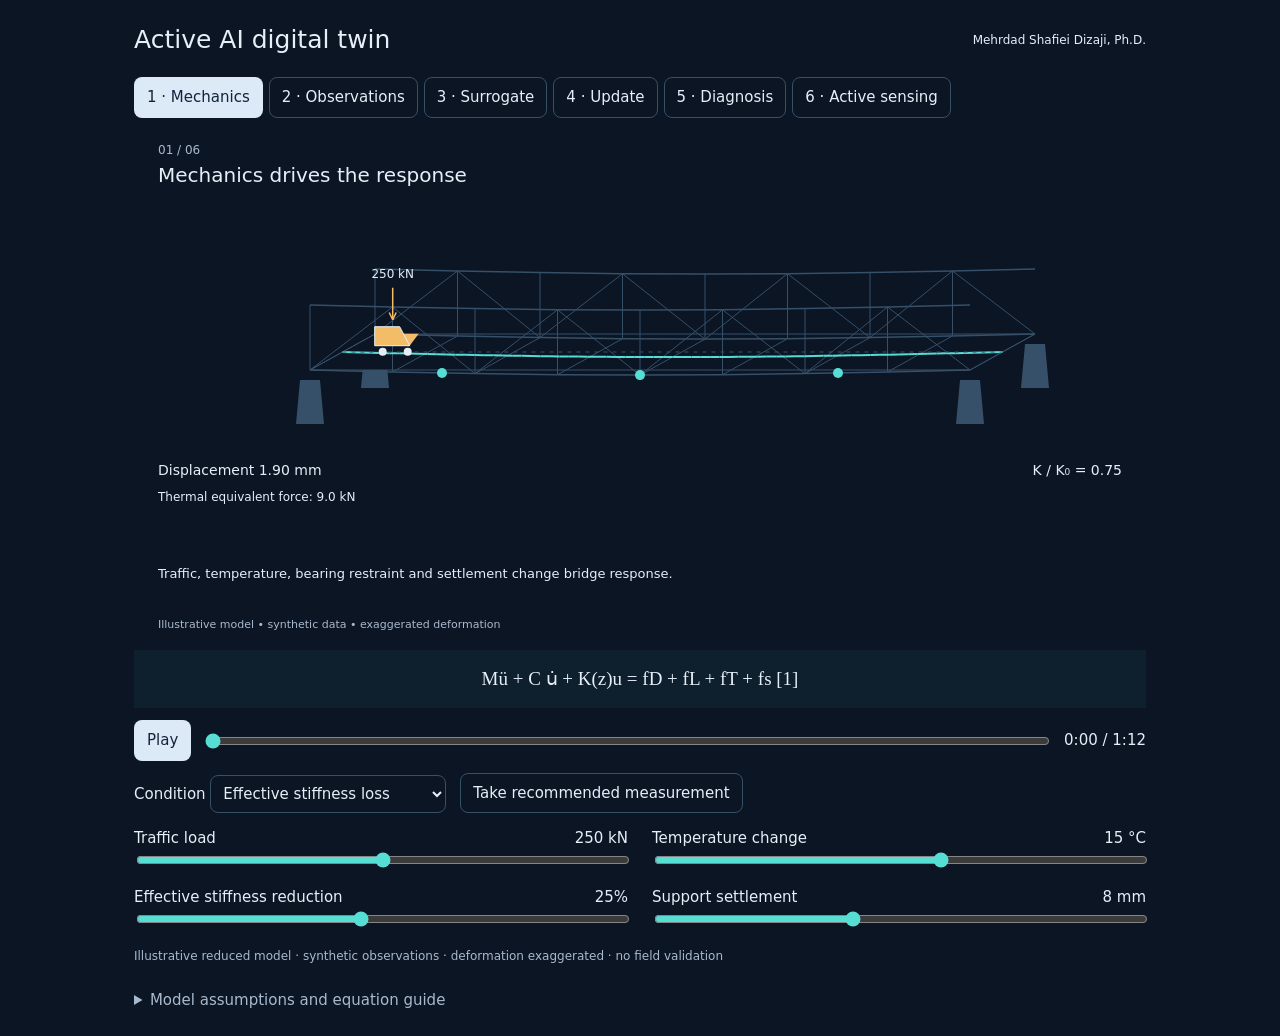
<file: active-digital-twin-interactive.html>
<!doctype html><html lang="en"><head><meta charset="utf-8"><meta name="viewport" content="width=device-width,initial-scale=1"><title>Active AI Digital Twin | Mehrdad Shafiei Dizaji</title>
<style>
:root{color-scheme:dark;--background:#0b1524;--foreground:#e6eef8;--muted-foreground:#a9b9cd;--border:#36506a;--viz-series-1:#56ded5;--viz-series-2:#f3bd68;--viz-series-3:#b7a2ff;--viz-series-4:#ff8391;--primary:#dce9f7;--primary-foreground:#12243b;--card:#132238}
*{box-sizing:border-box}body{margin:0;background:var(--background);color:var(--foreground);font:15px/1.5 system-ui,sans-serif}main{max-width:1060px;padding:24px;margin:auto}h2{font-size:25px;line-height:1.25;font-weight:500;margin:0}.btn{font:inherit;padding:8px 12px;border:1px solid var(--border);border-radius:8px;background:transparent;color:inherit;cursor:pointer}.btn-primary,.btn[aria-pressed=true]{background:var(--primary);color:var(--primary-foreground);border-color:transparent}.btn:focus-visible,input:focus-visible,select:focus-visible{outline:2px solid var(--viz-series-1);outline-offset:3px}.form-range{width:100%;accent-color:var(--viz-series-1)}.form-select{font:inherit;background:var(--background);color:inherit;border:1px solid var(--border);border-radius:8px;padding:8px}.form-label{display:block}.text-small{font-size:12px}.viz-controls{display:flex;flex-wrap:wrap;align-items:end;gap:14px}.adt-fields output{float:right}.adt-foot{color:var(--muted-foreground)}.adt-eq{font-size:19px;background:color-mix(in srgb,var(--viz-series-1) 5%,transparent);padding:15px}.adt-head{padding-bottom:10px}details{margin-top:24px;color:var(--muted-foreground)}summary{cursor:pointer}details p{max-width:850px}a{color:var(--viz-series-1)}.video-mode main{width:960px;max-width:none;padding:28px}.video-mode .adt-chapters,.video-mode .adt-timeline,.video-mode .viz-controls,.video-mode .adt-fields,.video-mode .adt-foot,.video-mode details{display:none}.video-mode #adt-explainer canvas{height:560px}.video-mode .adt-eq{margin-bottom:0}.video-mode .adt-head{padding-bottom:20px}
@media(max-width:480px){main{padding:16px}h2{font-size:21px}.adt-eq{font-size:16px}}
</style></head><body><main><div id="adt-explainer">
  <style>
    #adt-explainer{color:var(--foreground);font-family:inherit}
    #adt-explainer canvas{display:block;width:100%;height:510px}
    #adt-explainer .adt-head{display:flex;justify-content:space-between;align-items:center;gap:12px;flex-wrap:wrap}
    #adt-explainer .adt-fields{display:grid;grid-template-columns:repeat(2,minmax(0,1fr));gap:12px 24px;margin:14px 0}
    #adt-explainer .adt-chapters{display:flex;gap:6px;flex-wrap:wrap;margin:12px 0}
    #adt-explainer .adt-timeline{display:flex;align-items:center;gap:12px;margin:12px 0}
    #adt-explainer .adt-timeline input{flex:1;min-width:80px}
    #adt-explainer .adt-foot{margin:12px 0}
    #adt-explainer .adt-eq{min-height:46px;display:flex;align-items:center;justify-content:center;flex-wrap:wrap;gap:8px;text-align:center;margin:10px 0;font-family:Georgia,serif}
    #adt-explainer output{font-variant-numeric:tabular-nums}
    @media(max-width:480px){#adt-explainer .adt-fields{grid-template-columns:1fr}#adt-explainer canvas{height:460px}}
  </style>
  <div class="adt-head"><h2>Active AI digital twin</h2><span class="text-small">Mehrdad Shafiei Dizaji, Ph.D.</span></div>
  <div class="adt-chapters" aria-label="Video chapters">
    <button class="btn" type="button" data-chapter="0">1 · Mechanics</button>
    <button class="btn" type="button" data-chapter="1">2 · Observations</button>
    <button class="btn" type="button" data-chapter="2">3 · Surrogate</button>
    <button class="btn" type="button" data-chapter="3">4 · Update</button>
    <button class="btn" type="button" data-chapter="4">5 · Diagnosis</button>
    <button class="btn" type="button" data-chapter="5">6 · Active sensing</button>
  </div>
  <canvas role="img" aria-label="Animated bridge, satellite line of sight, predicted deformation, and measurement selection. Deformation is exaggerated."></canvas>
  <div class="adt-eq" aria-live="polite"></div>
  <div class="adt-timeline"><button type="button" class="btn btn-primary" data-play>Play</button><input class="form-range" aria-label="Video time" type="range" min="0" max="72" step="0.1" value="0" data-time><output data-clock>0:00 / 1:12</output></div>
  <div class="viz-controls"><label class="form-label">Condition <select class="form-select" data-condition><option value="normal">Normal operation</option><option value="bearing">Changed bearing restraint</option><option value="settlement">Support settlement</option><option value="stiffness" selected>Effective stiffness loss</option></select></label><button class="btn" type="button" data-sense>Take recommended measurement</button></div>
  <div class="adt-fields">
    <label class="form-label">Traffic load <output data-value="load">250 kN</output><input class="form-range" data-param="load" type="range" min="50" max="450" value="250" step="10"></label>
    <label class="form-label">Temperature change <output data-value="temp">15 °C</output><input class="form-range" data-param="temp" type="range" min="-20" max="40" value="15"></label>
    <label class="form-label">Effective stiffness reduction <output data-value="damage">25%</output><input class="form-range" data-param="damage" type="range" min="0" max="55" value="25"></label>
    <label class="form-label">Support settlement <output data-value="settle">8 mm</output><input class="form-range" data-param="settle" type="range" min="0" max="20" value="8"></label>
  </div>
  <div class="adt-foot text-small" data-result aria-live="polite">Illustrative reduced model · synthetic observations · deformation exaggerated · no field validation</div>
  <script>
  (()=>{
    const root=document.getElementById('adt-explainer'), canvas=root.querySelector('canvas'),ctx=canvas.getContext('2d');
    const $=s=>root.querySelector(s), all=s=>[...root.querySelectorAll(s)];
    const titles=['Mechanics drives the response','Observe what each sensor measures','Fast predictions, checked by physics','Measurements correct the forecast','Investigate unexplained departures','Choose the next useful measurement'];
    const eqs=[
      'Mü + C u̇ + K(z)u = fD + fL + fT + fs   [1]',
      'ySAR = ℓᵀ[u(tk) − u(t0)] + a + v   [6]',
      'q = Sψ(η,z),   u = Vq;   L = λd Ldata + λp Lphysics   [7–10]',
      'G = Pxy(Pyy + R)⁻¹;   xa = xf + G(y − yf)   [12–13, mean form]',
      'r = y − yf;   J = rᵀS⁻¹r;   p(H|y) ∝ p(y|H)p(H)   [14–15]',
      'a* = arg maxa IG(a) / ca   [16–17]'
    ];
    const captions=[
      'Traffic, temperature, bearing restraint and settlement change bridge response.',
      'Field sensors observe local response. Satellite motion is a projection, not a 3D vector.',
      'A reduced predictor accelerates response estimates; equilibrium checks its error.',
      'Forecast and measurement uncertainty determine how strongly the twin updates.',
      'Screen the forecast residual before updating. An anomaly alone is not proof of damage.',
      'Compare expected information per cost, then request an engineer-reviewed measurement.'
    ];
    let time=0,playing=false,last=0,stage=-1,sensed=false,measuredAction=0,measuredValue=0,condition='stiffness',W=900,H=510;
    const params={load:250,temp:15,damage:25,settle:8};
    let theme={};
    function colors(){const c=getComputedStyle(root);const g=n=>c.getPropertyValue(n).trim();theme={fg:g('--foreground'),muted:g('--muted-foreground'),bg:g('--background'),border:g('--border'),one:g('--viz-series-1'),two:g('--viz-series-2'),three:g('--viz-series-3'),four:g('--viz-series-4')};}
    function line(a,b,col,width=1,dash=[]){ctx.beginPath();ctx.strokeStyle=col;ctx.lineWidth=width;ctx.setLineDash(dash);ctx.moveTo(...a);ctx.lineTo(...b);ctx.stroke();ctx.setLineDash([]);}
    function poly(pts,col,stroke){ctx.beginPath();pts.forEach((p,i)=>i?ctx.lineTo(...p):ctx.moveTo(...p));ctx.closePath();ctx.fillStyle=col;ctx.fill();if(stroke){ctx.strokeStyle=stroke;ctx.lineWidth=1;ctx.stroke()}}
    function dot(x,y,r,c){ctx.beginPath();ctx.fillStyle=c;ctx.arc(x,y,r,0,Math.PI*2);ctx.fill()}
    function text(t,x,y,size=14,color=theme.fg,align='left'){ctx.fillStyle=color;ctx.font=`${size}px system-ui, sans-serif`;ctx.textAlign=align;ctx.fillText(t,x,y)}
    function wrap(t,x,y,max,size=14){let row='',n=0;for(const word of t.split(' ')){let next=row+word+' ';ctx.font=`${size}px system-ui`;if(ctx.measureText(next).width>max&&row){text(row,x,y+22*n,size);n++;row=word+' '}else row=next}text(row,x,y+22*n,size);return n+1;}
    function arrow(a,b,col){line(a,b,col,1.5);const v=Math.atan2(b[1]-a[1],b[0]-a[0]);line(b,[b[0]-8*Math.cos(v-.45),b[1]-8*Math.sin(v-.45)],col,1.5);line(b,[b[0]-8*Math.cos(v+.45),b[1]-8*Math.sin(v+.45)],col,1.5)}
    // A single vertical bending mode: K0=50 MN/m; L=30 m; q in mm.
    // Thermal equivalent force 0.6 kN/°C is an illustrative gradient term.
    function mechanics(t){const phase=(t%12)/12,position=.08+.84*phase,modal=params.load*Math.sin(Math.PI*position),thermal=.6*params.temp;
      const d=condition==='stiffness'?params.damage/100:0,sett=condition==='settlement'?params.settle:0,bear=condition==='bearing'? .12*params.temp:0;
      const q0=(modal+thermal)/50,q=(modal+thermal)/(50*(1-d)),u=q+sett*.5+bear;
      const knots=[0,.1,.2,.3,.4,.5,.6],i=Math.min(5,Math.floor(d*10)),a=(d-knots[i])/.1;
      const inv=(1-a)/(1-knots[i])+a/(1-knots[i+1]),qs=(modal+thermal)/50*inv;
      const residual=50*(1-d)*qs-modal-thermal;
      const xf=q0,y=u+.10*Math.sin(t*1.7),pf=1.4**2,R=.5**2,gain=pf/(pf+R),xa=xf+gain*(y-xf),J=(y-xf)**2/(pf+R);
      return{phase,position,q,q0,u,sett,bear,d,qs,residual,xf,y,xa,gain,J,los:-u*Math.cos(35*Math.PI/180)};}
    const hypotheses=['Normal','Bearing','Settlement','Stiffness'];
    function probs(m){const sig=1.49,means=[m.q0,m.q0+.12*params.temp,m.q0+params.settle*.5,(params.load*Math.sin(Math.PI*m.position)+.6*params.temp)/(50*(1-params.damage/100))];let ls=means.map(v=>-.5*((m.y-v)/sig)**2);if(sensed){const action=measuredAction,ob=measuredValue;ls=ls.map((l,i)=>l-.5*((ob-measurementMeans(action)[i])/measureSigma(action))**2)}const mx=Math.max(...ls),p=ls.map(l=>Math.exp(l-mx));return p.map(v=>v/p.reduce((a,b)=>a+b,0));}
    function measurementMeans(a){return a===0?[0,.12*params.temp,0,0]:a===1?[0,0,params.settle,0]:[0,0,0,params.damage/10];}
    function measureSigma(a){return [.4,1,.8][a]}
    // Deterministic quadrature of I(H;Y) for Gaussian candidate measurements.
    function info(p,a){const mu=measurementMeans(a),s=measureSigma(a),lo=Math.min(...mu)-5*s,hi=Math.max(...mu)+5*s,dy=(hi-lo)/180;let ig=0;for(let j=0;j<180;j++){const y=lo+(j+.5)*dy,fs=mu.map(v=>Math.exp(-.5*((y-v)/s)**2)/(s*Math.sqrt(2*Math.PI))),mix=fs.reduce((v,f,i)=>v+p[i]*f,0);for(let i=0;i<4;i++)if(fs[i]>1e-18&&mix>0)ig+=p[i]*fs[i]*Math.log(fs[i]/mix)*dy;}return Math.max(0,ig);}
    function baseProbs(m){const ys=sensed;sensed=false;const p=probs(m);sensed=ys;return p}
    function recommend(m){const p=baseProbs(m),cost=[1,1.4,2],scores=cost.map((c,a)=>info(p,a)/c);return[scores.indexOf(Math.max(...scores)),scores]}
    let cached={};
    function draw(t){time=t;const m=mechanics(t),st=Math.min(5,Math.floor(t/12));cached={m,st};if(st!==stage){stage=st;$('.adt-eq').textContent=eqs[st];all('[data-chapter]').forEach((b,i)=>b.setAttribute('aria-pressed',String(i===st)))}
      ctx.clearRect(0,0,W,H);const mobile=W<560,pad=mobile?12:24;const scale=Math.min(1,(W-2*pad)/820),cx=W/2,cy=mobile?206:240;
      text(String(st+1).padStart(2,'0')+' / 06',pad,24,12,theme.muted);wrap(titles[st],pad,52,W-pad*2,mobile?16:20);
      // Isometric bridge projection, two parallel trusses.
      const pt=(x,y,z,amp=1)=>[cx+(x-.5)*660*scale+z*65*scale,cy-y*65*scale-z*36*scale+(Math.sin(Math.PI*x)*m.q+(x*m.sett)+m.bear*Math.sin(Math.PI*x))*amp*2.7];
      const steel=theme.border,accent=theme.one;
      for(let z=0;z<2;z++){const groundL=pt(0,0,z),groundR=pt(1,0,z);poly([[groundL[0]-10,groundL[1]+10],[groundL[0]+10,groundL[1]+10],[groundL[0]+14,groundL[1]+54],[groundL[0]-14,groundL[1]+54]],theme.border);poly([[groundR[0]-10,groundR[1]+10],[groundR[0]+10,groundR[1]+10],[groundR[0]+14,groundR[1]+54],[groundR[0]-14,groundR[1]+54]],theme.border)}
      poly([pt(0,0,0),pt(1,0,0),pt(1,0,1),pt(0,0,1)],theme.bg,steel);
      for(let j=0;j<9;j++)line(pt(j/8,0,0),pt(j/8,0,1),steel);
      for(let z=1;z>=0;z--)for(let j=0;j<8;j++){const a=j/8,b=(j+1)/8;line(pt(a,0,z),pt(b,0,z),steel,1.5);line(pt(a,1,z),pt(b,1,z),steel,1.5);line(pt(a,0,z),pt(a,1,z),steel);line(pt(a,j%2,z),pt(b,1-j%2,z),steel);}
      // Predicted/deformed centreline, contrasted with undeformed baseline.
      let prev;for(let j=0;j<=70;j++){const p=pt(j/70,0,.5,st===3?m.xa/Math.max(m.u,.001):1);if(prev)line(prev,p,accent,2);prev=p}line(pt(0,0,.5,0),pt(1,0,.5,0),steel,1,[4,5]);
      // Truck, modeled load position follows the 12-second crossing.
      const x=m.position,c=pt(x,0,.46);poly([[c[0]-18,c[1]-9],[c[0]+17,c[1]-9],[c[0]+26,c[1]-21],[c[0]-8,c[1]-21]],theme.two);poly([[c[0]-18,c[1]-9],[c[0]-18,c[1]-28],[c[0]+7,c[1]-28],[c[0]+17,c[1]-9]],theme.two,theme.fg);dot(c[0]-10,c[1]-3,4,theme.fg);dot(c[0]+15,c[1]-3,4,theme.fg);arrow([c[0],c[1]-67],[c[0],c[1]-35],theme.two);
      if(!mobile)text(params.load+' kN',c[0],c[1]-77,12,theme.fg,'center');
      for(const x of [.2,.5,.8]){const p=pt(x,0,0);dot(...p,5,theme.one);if(st>=1){const pulse=(t*.5+x)%1;ctx.globalAlpha=1-pulse;ctx.strokeStyle=theme.one;ctx.beginPath();ctx.arc(...p,5+12*pulse,0,Math.PI*2);ctx.stroke();ctx.globalAlpha=1}}
      if(st>=1){const sat=[W-pad-45,mobile?115:102],target=pt(.67,0,.5);line(sat,target,theme.three,1,[5,5]);const p=(t*.4)%1;dot(sat[0]+(target[0]-sat[0])*p,sat[1]+(target[1]-sat[1])*p,3,theme.three);poly([[sat[0]-6,sat[1]-5],[sat[0]+6,sat[1]-5],[sat[0]+6,sat[1]+5],[sat[0]-6,sat[1]+5]],theme.three);poly([[sat[0]-26,sat[1]-10],[sat[0]-10,sat[1]-6],[sat[0]-10,sat[1]+4],[sat[0]-26,sat[1]]],theme.border);poly([[sat[0]+10,sat[1]-6],[sat[0]+26,sat[1]-2],[sat[0]+26,sat[1]+8],[sat[0]+10,sat[1]+4]],theme.border);text('LOS · 35° from vertical',sat[0]+25,sat[1]+26,12,theme.fg,'right');}
      const bottom=mobile?310:345;
      if(st===0){text('Displacement '+m.u.toFixed(2)+' mm',pad,bottom,14);text('K / K₀ = '+(1-m.d).toFixed(2),W-pad,bottom,14,theme.fg,'right');if(condition==='settlement')text('Prescribed support movement: '+m.sett+' mm',pad,bottom+26,12);else text('Thermal equivalent force: '+(.6*params.temp).toFixed(1)+' kN',pad,bottom+26,12);}
      if(st===1){text('Local vertical: '+m.u.toFixed(2)+' mm',pad,bottom,14);text('LOS: '+m.los.toFixed(2)+' mm',W-pad,bottom,14,theme.fg,'right');text('LOS sign: toward satellite (+); vertical motion is downward (+).',pad,bottom+26,12);}
      if(st===2){text('Reduced model: '+m.q.toFixed(3)+' mm',pad,bottom,14);text('Surrogate: '+m.qs.toFixed(3)+' mm',W-pad,bottom,14,theme.fg,'right');text('Equilibrium residual: '+m.residual.toFixed(2)+' kN',pad,bottom+26,12);}
      if(st===3){const yy=bottom+10;const vals=[m.xf,m.y,m.xa],names=['Forecast','Observed','Updated'],cols=[theme.two,theme.three,theme.one];vals.forEach((v,i)=>{const xx=pad+(W-pad*2)*(i+.5)/3;dot(xx,yy,6,cols[i]);text(names[i],xx,yy+23,12,theme.fg,'center');text(v.toFixed(2)+' mm',xx,yy+44,14,theme.fg,'center')});text('Gain '+m.gain.toFixed(2)+' · σforecast = 1.4 mm · σsensor = 0.5 mm',pad,bottom-18,12);}
      if(st===4){const p=probs(m),barW=(W-pad*2-30)/4;p.forEach((v,i)=>{let xx=pad+i*(barW+10);ctx.fillStyle=theme.border;ctx.fillRect(xx,bottom,barW,5);ctx.fillStyle=theme.one;ctx.fillRect(xx,bottom,barW*v,5);text(hypotheses[i],xx,bottom+25,mobile?11:12);text((v*100).toFixed(0)+'%',xx,bottom+45,14)});text('Forecast J = '+m.J.toFixed(2)+' · candidate-dependent probabilities',pad,bottom-15,12);}
      if(st===5){const [best,scores]=recommend(m),names=['Bearing travel','Pier survey','Local strain'],max=Math.max(...scores,.001);scores.forEach((v,i)=>{const yy=bottom-15+i*25;const label=mobile?['Bearing','Survey','Strain'][i]:names[i];text(label,pad,yy+4,12);const left=mobile?80:135,w=Math.max(20,W-left-pad-110);ctx.fillStyle=theme.border;ctx.fillRect(left,yy-5,w,7);ctx.fillStyle=theme.one;ctx.globalAlpha=i===best?1:.45;ctx.fillRect(left,yy-5,w*v/max,7);ctx.globalAlpha=1;text(v.toFixed(3)+' nat / cost',W-pad,yy+4,12,theme.fg,'right')});}
      wrap(captions[st],pad,H-62,W-pad*2,13);text('Illustrative model • synthetic data • exaggerated deformation',pad,H-12,11,theme.muted);
      $('.adt-eq').textContent=eqs[st];$('[data-time]').value=t;$('[data-clock]').textContent=`${Math.floor(t/60)}:${String(Math.floor(t%60)).padStart(2,'0')} / 1:12`;
    }
    function resize(){const r=canvas.getBoundingClientRect(),dpr=window.devicePixelRatio||1;W=r.width;H=r.height;canvas.width=Math.round(W*dpr);canvas.height=Math.round(H*dpr);ctx.setTransform(dpr,0,0,dpr,0,0);colors();draw(time)}
    function frame(ts){if(playing){if(last)time+=Math.min(.1,(ts-last)/1000);if(time>=72){time=72;playing=false;$('[data-play]').textContent='Replay'}draw(time)}last=ts;requestAnimationFrame(frame)}
    $('[data-play]').onclick=()=>{if(time>=72)time=0;playing=!playing;last=0;$('[data-play]').textContent=playing?'Pause':'Play'};
    $('[data-time]').oninput=e=>{time=+e.target.value;draw(time)};
    all('[data-chapter]').forEach(b=>b.onclick=()=>{time=+b.dataset.chapter*12;draw(time)});
    $('[data-condition]').onchange=e=>{condition=e.target.value;sensed=false;$('[data-result]').textContent='Illustrative reduced model · synthetic observations · deformation exaggerated · no field validation';draw(time)};
    all('[data-param]').forEach(i=>i.oninput=()=>{params[i.dataset.param]=+i.value;sensed=false;const key=i.dataset.param;root.querySelector(`[data-value="${key}"]`).textContent=i.value+({load:' kN',temp:' °C',damage:'%',settle:' mm'}[key]);draw(time)});
    $('[data-sense]').onclick=()=>{time=60;const m=mechanics(time),[best]=recommend(m);measuredAction=best;measuredValue=measurementMeans(best)[['normal','bearing','settlement','stiffness'].indexOf(condition)];sensed=true;draw(time);const p=probs(mechanics(time));$('[data-result]').textContent=['Bearing travel','Pier elevation survey','Local strain'][best]+' · synthetic measurement added. Updated hypotheses: '+p.map((v,i)=>hypotheses[i]+' '+(v*100).toFixed(0)+'%').join(' · ');};
    new ResizeObserver(resize).observe(canvas);new MutationObserver(()=>{colors();draw(time)}).observe(document.documentElement,{attributes:true,attributeFilter:['class','style','data-theme']});
    window.adt={renderAt(t){playing=false;draw(t)},getState(){return{time,condition,params:{...params},...cached}},setCondition(v){condition=v;$('[data-condition]').value=v;sensed=false;draw(time)}};
    colors();resize();requestAnimationFrame(frame);
  })();
  </script>
</div>
<details><summary>Model assumptions and equation guide</summary>
<p>This is an educational animation of a proposed research system, not a trained AI system, operational twin or validated damage detector. It uses synthetic observations and one bending mode of a simply supported 30 m bridge. Parameters and costs are illustrative.</p>
<p><b>Mechanics, equations 1–4.</b> The slow branch is used: q = (P sin(πx/L) + 0.6 ΔT) / [50(1−d)] in mm, with P in kN and 50 kN/mm baseline modal stiffness. The 0.6 kN/°C thermal coefficient represents an illustrative equivalent gradient load; uniform temperature does not automatically cause vertical bending in a free bridge. Support settlement adds a linear prescribed displacement. The bearing scenario adds an illustrative temperature-dependent modal response. Only the selected condition is applied. Dead-load displacement is removed by the reference state. This animation does not integrate vibration or contact dynamics.</p>
<p><b>Observations, equations 5–6.</b> The satellite view is 35° from vertical. With downward-positive model displacement, yLOS = −u cos(35°), so positive LOS is toward the satellite. Here u is a reference-epoch displacement change. A single LOS cannot recover three-dimensional displacement. Synthetic field measurements add a deterministic 0.10 mm oscillation to the vertical response. Actual acquisition delays and shared atmospheric errors are not simulated.</p>
<p><b>Surrogate, equations 7–10.</b> Linear interpolation of 1/(1−d) on 0.1-spaced stiffness-loss knots emulates an approximate response surrogate; it is not a trained neural network. The displayed force residual is 50(1−d)qs − P sin(πx/L) − 0.6ΔT. The original document proposes dimensionless scaled data and physics losses for training and validation.</p>
<p><b>Updating, equations 11–14.</b> A scalar Gaussian mean update illustrates the ensemble Kalman filter principle: G = 1.4²/(1.4²+0.5²). The forecast holds the normal-condition baseline fixed. The innovation statistic is J = (y−yf)²/(1.4²+0.5²). This does not run the full perturbed-observation ensemble filter. No field alarm threshold is claimed.</p>
<p><b>Diagnosis, equation 15.</b> Four candidate hypotheses start with equal priors. Their relative probabilities follow Gaussian likelihoods with a common 1.49 mm standard deviation. They are illustrative, conditional on this deliberately restricted candidate set, and not calibrated field probabilities. Ambiguity may remain.</p>
<p><b>Active sensing, equations 16–17.</b> Expected mutual information I(H;Y) is integrated numerically for three hypothetical Gaussian measurement channels. It is divided by relative costs 1, 1.4 and 2. Bearing, survey and strain channels use illustrative response signatures and noise scales. Taking a measurement adds its synthetic likelihood to the displayed diagnosis. This demonstrates one-step discrete hypothesis learning, rather than the document's full joint condition-parameter information gain. No bridge is controlled.</p>
<p><b>Verification, equation 18.</b> RMSE, false-alert episodes per monitored bridge-year, detection delay and uncertainty coverage require independent evaluation; they are not asserted by this animation. Source: Mehrdad Shafiei Dizaji, <i>Technical formulation of the proposed active AI digital twin</i>, supplied document.</p>
</details></main></body></html>
</file>
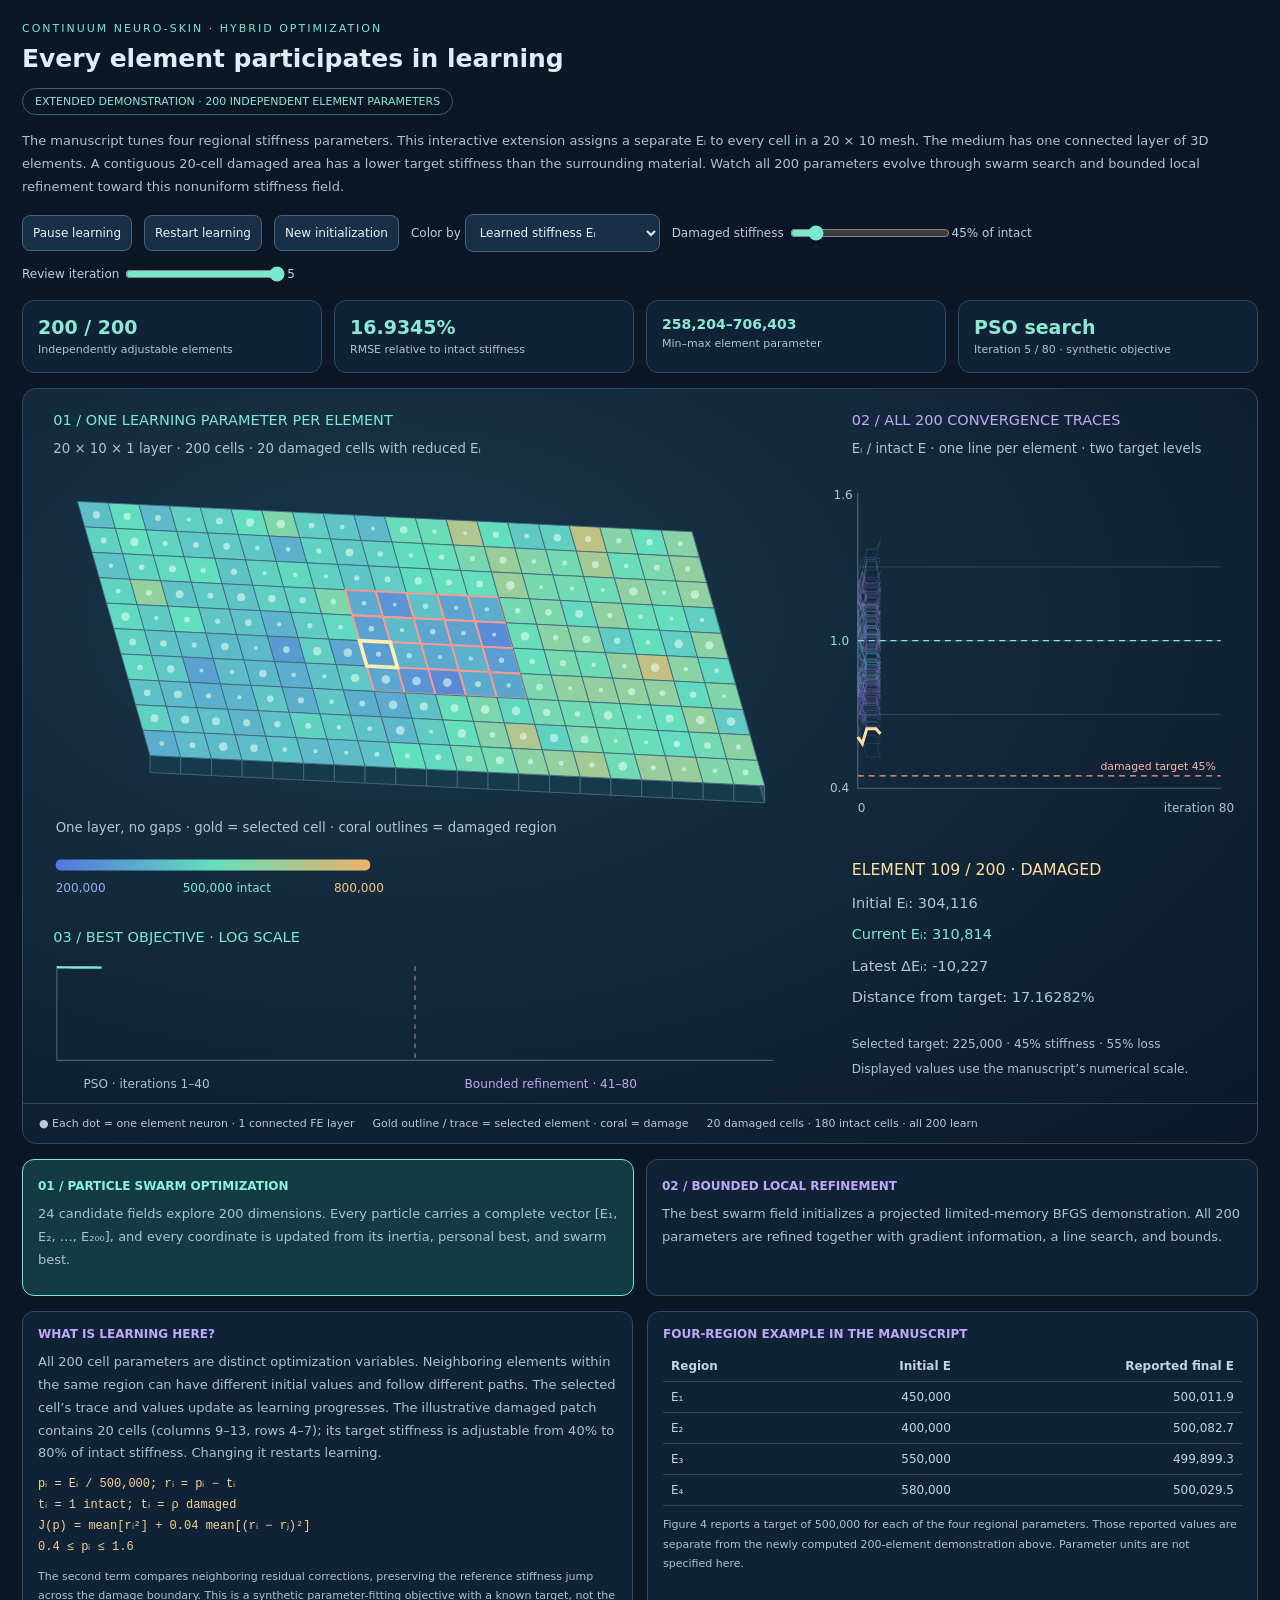
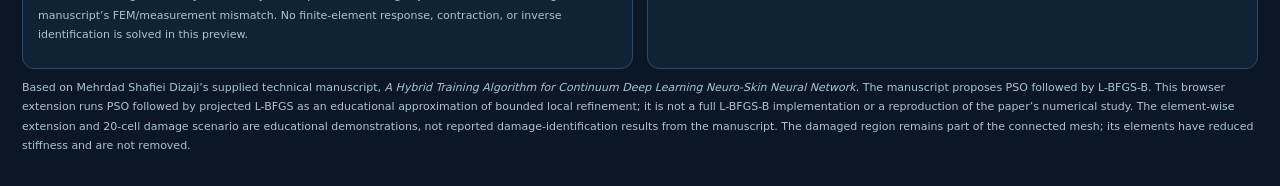
<file: hybrid-training-interactive.html>
<!doctype html><html lang="en"><head><meta charset="utf-8"><meta name="viewport" content="width=device-width,initial-scale=1"><title>Hybrid Training | Every Element Learns</title><style>
:root{font-family:system-ui,sans-serif;color-scheme:dark;background:#0b1726;color:#deedf7}*{box-sizing:border-box}body{margin:0;padding:22px}.eyebrow{color:#7ae7cf;letter-spacing:2px;font-size:11px}h1{font-size:25px;margin:9px 0}p{font-size:13px;color:#abc3d4;line-height:1.75;margin:9px 0}.pill{display:inline-block;border:1px solid #3e655f;border-radius:20px;color:#8be8d1;padding:6px 12px;font-size:11px;margin:6px 0}.controls{display:flex;flex-wrap:wrap;gap:12px;align-items:center;margin:16px 0}button,select{font:inherit;font-size:12px;border:1px solid #48647d;border-radius:8px;background:#173048;color:#e4f2fa;padding:10px;cursor:pointer}:focus-visible{outline:3px solid #ffd08a;outline-offset:3px}button:hover{border-color:#7ae7cf}label{font-size:12px;color:#b9cfde}input{accent-color:#7ae7cf;width:160px;vertical-align:middle}.stage{border:1px solid #2d4a62;border-radius:14px;overflow:hidden;background:radial-gradient(ellipse at 30% 30%,#19364b,#0b1929)}svg{display:block;width:100%;height:auto}text{font-family:system-ui,sans-serif}.legend{font-size:11px;display:flex;gap:18px;flex-wrap:wrap;padding:13px 16px;border-top:1px solid #2c495f;color:#b3cbdc}.pipeline{display:grid;grid-template-columns:1fr 1fr;gap:12px;margin:15px 0}.step,.box{padding:15px;border:1px solid #2e4a62;border-radius:12px;background:#102236}.step strong,.box h2{font-size:12px;color:#bfa8f5;margin:0 0 10px}.step.active{border-color:#7ee5ce;background:#143b43}.step.active strong{color:#8cf2db}.metrics{display:grid;grid-template-columns:repeat(4,1fr);gap:12px;margin:15px 0}.metrics strong{display:block;color:#8be9d4;font-size:19px;font-variant-numeric:tabular-nums}#spread{font-size:14px}.metrics span{font-size:11px;color:#adc6d9}.cards{display:grid;grid-template-columns:1fr 1fr;gap:14px}.formula{font-family:ui-monospace,monospace;color:#f6d395;font-size:12px}.note{font-size:11px}.state{color:#f7d397;font-variant-numeric:tabular-nums}table{border-collapse:collapse;width:100%;font-size:12px;color:#c1d5e3}th,td{padding:8px;text-align:right;border-bottom:1px solid #30485e}th:first-child,td:first-child{text-align:left}@media(max-width:650px){body{padding:14px}h1{font-size:21px}.stage{overflow-x:auto}.stage svg{min-width:850px}.metrics{grid-template-columns:1fr 1fr}.cards,.pipeline{grid-template-columns:1fr}input{width:125px}}
</style></head><body><div class="eyebrow">CONTINUUM NEURO-SKIN · HYBRID OPTIMIZATION</div><h1>Every element participates in learning</h1><span class="pill">EXTENDED DEMONSTRATION · 200 INDEPENDENT ELEMENT PARAMETERS</span><p>The manuscript tunes four regional stiffness parameters. This interactive extension assigns a separate Eᵢ to every cell in a 20 × 10 mesh. The medium has one connected layer of 3D elements. A contiguous 20-cell damaged area has a lower target stiffness than the surrounding material. Watch all 200 parameters evolve through swarm search and bounded local refinement toward this nonuniform stiffness field.</p>
<div class="controls"><button id="play" aria-pressed="true">Pause learning</button><button id="restart">Restart learning</button><button id="newSeed">New initialization</button><label for="field">Color by <select id="field"><option value="value">Learned stiffness Eᵢ</option><option value="target">Reference damage field</option><option value="error">Distance from target</option><option value="update">Latest parameter change</option></select></label><label for="damageRatio">Damaged stiffness <input id="damageRatio" type="range" min="40" max="80" step="5" value="45"><output id="damageValue">45% of intact</output></label><label for="iteration">Review iteration <input id="iteration" type="range" min="0" max="80" step="1" value="0"><output id="iterValue">0</output></label></div>
<div class="metrics"><div class="box"><strong>200 / 200</strong><span>Independently adjustable elements</span></div><div class="box"><strong id="rmse">—</strong><span>RMSE relative to intact stiffness</span></div><div class="box"><strong id="spread">—</strong><span>Min–max element parameter</span></div><div class="box"><strong id="status">Initializing</strong><span id="statusNote">Synthetic browser optimization</span></div></div>
<div class="stage" tabindex="0" role="region" aria-label="All-element training visualization; scroll horizontally on small screens"><svg viewBox="0 0 1020 590" role="img" aria-labelledby="svgTitle svgDesc"><title id="svgTitle">Learning over all 200 neuro-skin elements</title><desc id="svgDesc">A single connected layer of 200 solid-looking finite elements has 20 cells in a contiguous damaged region with reduced stiffness. Every mesh element has an independent stiffness parameter, shown by cell color. Each dot represents a cell neuron. Click a cell, or focus the mesh and use arrow keys, to inspect its parameter. The right chart shows the individual convergence traces of all 200 elements. The lower chart shows the best objective through optimization.</desc><defs><linearGradient id="valueScale"><stop stop-color="#5575df"/><stop offset=".5" stop-color="#62dfbd"/><stop offset="1" stop-color="#edb268"/></linearGradient><linearGradient id="errorScale"><stop stop-color="#62dfbd"/><stop offset="1" stop-color="#ea6257"/></linearGradient><linearGradient id="updateScale"><stop stop-color="#1e3c72"/><stop offset="1" stop-color="#edc15d"/></linearGradient></defs><text x="25" y="30" fill="#7ee8d1" font-size="12">01 / ONE LEARNING PARAMETER PER ELEMENT</text><text x="25" y="53" fill="#abc5d6" font-size="11">20 × 10 × 1 layer · 200 cells · 20 damaged cells with reduced Eᵢ</text><g id="meshSides"></g><g id="mesh" tabindex="0" role="group" aria-label="Select a mesh element with arrow keys"></g><g id="nuclei" pointer-events="none"></g><g id="selection" fill="none" stroke="#fff0af" stroke-width="3" pointer-events="none"></g><text id="damageLabel" x="27" y="366" fill="#aec8d8" font-size="11">One layer, no gaps · gold = selected cell · coral outlines = damaged region</text><rect id="colorScale" x="27" y="389" width="260" height="9" rx="4" fill="url(#valueScale)"/><text id="legendLow" x="27" y="416" fill="#94aff1" font-size="10">200,000</text><text id="legendMid" x="132" y="416" fill="#7fe8d1" font-size="10">500,000 target</text><text id="legendHigh" x="257" y="416" fill="#f6c482" font-size="10">800,000</text><text x="685" y="30" fill="#c7a8f8" font-size="12">02 / ALL 200 CONVERGENCE TRACES</text><text x="685" y="53" fill="#abc5d6" font-size="11">Eᵢ / intact E · one line per element · two target levels</text><path d="M690 86V330H990" fill="none" stroke="#4a667f"/><g stroke="#2a435a"><path d="M690 147H990M690 208H990M690 269H990"/></g><path d="M690 208H990" stroke="#8ae9d2" stroke-dasharray="5 4"/><path id="damageTargetLine" stroke="#ff9c8d" stroke-dasharray="5 4"/><text id="damageTargetLabel" x="986" fill="#ffb5a7" font-size="9" text-anchor="end"></text><text x="670" y="91" fill="#abc5d6" font-size="10">1.6</text><text x="667" y="212" fill="#8ae9d2" font-size="10">1.0</text><text x="667" y="333" fill="#abc5d6" font-size="10">0.4</text><g id="traces" fill="none"></g><path id="selectedTrace" fill="none" stroke="#ffe0a1" stroke-width="2.5"/><text x="690" y="350" fill="#abc5d6" font-size="10">0</text><text x="943" y="350" fill="#abc5d6" font-size="10">iteration 80</text><text x="25" y="457" fill="#7ee8d1" font-size="12">03 / BEST OBJECTIVE · LOG SCALE</text><path d="M28 477V555H620" fill="none" stroke="#466078"/><path id="objective" fill="none" stroke="#7ee8d1" stroke-width="2"/><path d="M324 477V555" stroke="#8f7ca8" stroke-dasharray="4 4"/><text x="50" y="578" fill="#abc5d6" font-size="10">PSO · iterations 1–40</text><text x="365" y="578" fill="#c3a5ed" font-size="10">Bounded refinement · 41–80</text><text id="elementTitle" x="685" y="402" fill="#ffe0a1" font-size="13"></text><text id="elementInitial" x="685" y="429" fill="#afc8d9" font-size="12"></text><text id="elementCurrent" x="685" y="455" fill="#7de8d1" font-size="12"></text><text id="elementUpdate" x="685" y="481" fill="#afc8d9" font-size="12"></text><text id="elementError" x="685" y="507" fill="#afc8d9" font-size="12"></text><text id="selectedTarget" x="685" y="545" fill="#abc5d6" font-size="10">Intact target: 500,000 · damaged target: 225,000 (45%).</text><text x="685" y="565" fill="#abc5d6" font-size="10">Displayed values use the manuscript’s numerical scale.</text></svg><div class="legend"><span>● Each dot = one element neuron · 1 connected FE layer</span><span>Gold outline / trace = selected element · coral = damage</span><span>20 damaged cells · 180 intact cells · all 200 learn</span></div></div>
<div class="pipeline"><div class="step active" id="psoStage"><strong>01 / PARTICLE SWARM OPTIMIZATION</strong><p>24 candidate fields explore 200 dimensions. Every particle carries a complete vector [E₁, E₂, …, E₂₀₀], and every coordinate is updated from its inertia, personal best, and swarm best.</p></div><div class="step" id="localStage"><strong>02 / BOUNDED LOCAL REFINEMENT</strong><p>The best swarm field initializes a projected limited-memory BFGS demonstration. All 200 parameters are refined together with gradient information, a line search, and bounds.</p></div></div>
<div class="cards"><div class="box"><h2>WHAT IS LEARNING HERE?</h2><p>All 200 cell parameters are distinct optimization variables. Neighboring elements within the same region can have different initial values and follow different paths. The selected cell’s trace and values update as learning progresses. The illustrative damaged patch contains 20 cells (columns 9–13, rows 4–7); its target stiffness is adjustable from 40% to 80% of intact stiffness. Changing it restarts learning.</p><p class="formula">pᵢ = Eᵢ / 500,000; rᵢ = pᵢ − tᵢ<br>tᵢ = 1 intact; tᵢ = ρ damaged<br>J(p) = mean[rᵢ²] + 0.04 mean[(rᵢ − rⱼ)²]<br>0.4 ≤ pᵢ ≤ 1.6</p><p class="note">The second term compares neighboring residual corrections, preserving the reference stiffness jump across the damage boundary. This is a synthetic parameter-fitting objective with a known target, not the manuscript’s FEM/measurement mismatch. No finite-element response, contraction, or inverse identification is solved in this preview.</p></div><div class="box"><h2>FOUR-REGION EXAMPLE IN THE MANUSCRIPT</h2><table><thead><tr><th>Region</th><th>Initial E</th><th>Reported final E</th></tr></thead><tbody><tr><td>E₁</td><td>450,000</td><td>500,011.9</td></tr><tr><td>E₂</td><td>400,000</td><td>500,082.7</td></tr><tr><td>E₃</td><td>550,000</td><td>499,899.3</td></tr><tr><td>E₄</td><td>580,000</td><td>500,029.5</td></tr></tbody></table><p class="note">Figure 4 reports a target of 500,000 for each of the four regional parameters. Those reported values are separate from the newly computed 200-element demonstration above. Parameter units are not specified here.</p></div></div><p class="note">Based on Mehrdad Shafiei Dizaji’s supplied technical manuscript, <em>A Hybrid Training Algorithm for Continuum Deep Learning Neuro-Skin Neural Network</em>. The manuscript proposes PSO followed by L-BFGS-B. This browser extension runs PSO followed by projected L-BFGS as an educational approximation of bounded local refinement; it is not a full L-BFGS-B implementation or a reproduction of the paper’s numerical study. The element-wise extension and 20-cell damage scenario are educational demonstrations, not reported damage-identification results from the manuscript. The damaged region remains part of the connected mesh; its elements have reduced stiffness and are not removed.</p>
<script>
(()=>{'use strict';const $=id=>document.getElementById(id),N=200,ns='http://www.w3.org/2000/svg',clamp=x=>Math.max(.4,Math.min(1.6,x));let seed=27,running=!matchMedia('(prefers-reduced-motion: reduce)').matches,visible=true,selected=108,history=[],particles=[],best,bestCost=Infinity,initial,iter=0,review=0,last=0,acc=0,mem=[],done=false;const cells=[],dots=[],tracePaths=[],edges=[],sideFaces=[],DEPTH=14;function damaged(k){const i=k%20,j=Math.floor(k/20);return i>=8&&i<=12&&j>=3&&j<=6}function target(k){return damaged(k)?Number($('damageRatio').value)/100:1}for(let j=0;j<10;j++)for(let i=0;i<20;i++){const k=j*20+i;if(i<19)edges.push([k,k+1]);if(j<9)edges.push([k,k+20])}function rand(){seed=(seed*1664525+1013904223)>>>0;return seed/4294967296}function dot(a,b){return a.reduce((s,v,i)=>s+v*b[i],0)}function objective(p){let v=p.reduce((s,x,i)=>s+(x-target(i))**2,0)/N;for(const[a,b]of edges)v+=.04*((p[a]-target(a))-(p[b]-target(b)))**2/edges.length;return v}function gradient(p){let g=p.map((x,i)=>2*(x-target(i))/N);for(const[a,b]of edges){const d=.08*((p[a]-target(a))-(p[b]-target(b)))/edges.length;g[a]+=d;g[b]-=d}return g}function svg(tag,attrs,parent){const e=document.createElementNS(ns,tag);for(const[k,v]of Object.entries(attrs))e.setAttribute(k,v);parent.appendChild(e);return e}function xy(i,j){return[45+i*25.4+j*6,93+j*21+i*1.25]}for(let i=0;i<20;i++)sideFaces.push({i,j:9,edge:2,e:svg('polygon',{fill:'#17394c',stroke:'#4d6e82','stroke-width':.7},$('meshSides'))});for(let j=0;j<10;j++)sideFaces.push({i:19,j,edge:1,e:svg('polygon',{fill:'#245266',stroke:'#4d6e82','stroke-width':.7},$('meshSides'))});for(let j=0;j<10;j++)for(let i=0;i<20;i++){const k=j*20+i;cells.push(svg('polygon',{'data-cell':k,'data-damaged':String(damaged(k)),stroke:'#3b5e73','stroke-width':.7},$('mesh')));dots.push(svg('circle',{r:1.7,fill:'#e0fff4',opacity:.6},$('nuclei')));tracePaths.push(svg('path',{stroke:`hsl(${160+k*.72} 68% 68%)`,'stroke-width':.7,opacity:.19},$('traces')))}const outline=svg('polygon',{},$('selection'));function record(){history.push({p:best.slice(),cost:bestCost});review=iter;$('iteration').max=String(iter)}function initialize(newInit=false){if(!newInit)seed=27;else seed=(seed+971)>>>0;initial=Array.from({length:N},(_,k)=>{const i=k%20,j=Math.floor(k/20),region=i<10?(j<5?.9:.8):(j<5?1.1:1.16);return clamp((damaged(k)?.72:region)+(rand()-.5)*.25)});best=initial.slice();bestCost=objective(best);particles=Array.from({length:24},(_,q)=>{const p=q===0?initial.slice():initial.map(x=>clamp(x+(rand()-.5)*.22));return{p,v:p.map(()=>0),personal:p.slice(),cost:objective(p)}});history=[];iter=0;review=0;mem=[];done=false;acc=0;record();render();playState()}function localStep(){const p=best.slice(),g=gradient(p),q=g.slice(),alphas=[];for(let k=mem.length-1;k>=0;k--){const h=mem[k],a=h.rho*dot(h.s,q);alphas[k]=a;for(let i=0;i<N;i++)q[i]-=a*h.y[i]}let gamma=mem.length?dot(mem.at(-1).s,mem.at(-1).y)/dot(mem.at(-1).y,mem.at(-1).y):8;let r=q.map(x=>x*gamma);for(let k=0;k<mem.length;k++){const h=mem[k],b=h.rho*dot(h.y,r);for(let i=0;i<N;i++)r[i]+=h.s[i]*(alphas[k]-b)}let d=r.map(x=>-x);if(dot(g,d)>=0)d=g.map(x=>-x);let step=1,next=p;for(let attempt=0;attempt<20;attempt++){next=p.map((x,i)=>clamp(x+step*d[i]));if(objective(next)<=bestCost+1e-4*dot(g,next.map((x,i)=>x-p[i])))break;step*=.5}const cost=objective(next);if(cost>bestCost)return;const s=next.map((x,i)=>x-p[i]),ng=gradient(next),y=ng.map((x,i)=>x-g[i]),sy=dot(s,y);if(sy>1e-18){mem.push({s,y,rho:1/sy});if(mem.length>6)mem.shift()}best=next;bestCost=cost}function advance(){if(iter>=80){done=true;running=false;playState();return}if(iter<40){for(const a of particles){for(let i=0;i<N;i++){a.v[i]=.62*a.v[i]+1.45*rand()*(a.personal[i]-a.p[i])+1.55*rand()*(best[i]-a.p[i]);a.v[i]=Math.max(-.13,Math.min(.13,a.v[i]));a.p[i]=clamp(a.p[i]+a.v[i])}const c=objective(a.p);if(c<a.cost){a.personal=a.p.slice();a.cost=c}if(c<bestCost){best=a.p.slice();bestCost=c}}}else localStep();iter++;record();if(iter===80){done=true;running=false;playState()}render()}const fmt=x=>Math.round(x*500000).toLocaleString('en-US');function render(){sideFaces.forEach(s=>{const c=[[s.i,s.j],[s.i+1,s.j],[s.i+1,s.j+1],[s.i,s.j+1]].map(([a,b])=>xy(a,b)),a=c[s.edge],b=c[(s.edge+1)%4];s.e.setAttribute('points',[a,b,[b[0],b[1]+DEPTH],[a[0],a[1]+DEPTH]].map(p=>p.join(',')).join(' '))});$('damageValue').textContent=$('damageRatio').value+'% of intact';const dy=208-(Number($('damageRatio').value)/100-1)*(122/.6);$('damageTargetLine').setAttribute('d','M690 '+dy+'H990');$('damageTargetLabel').setAttribute('y',dy-5);$('damageTargetLabel').textContent='damaged target '+$('damageRatio').value+'%';$('colorScale').setAttribute('fill','url(#'+(['value','target'].includes($('field').value)?'valueScale':$('field').value==='error'?'errorScale':'updateScale')+')');const h=history[review],p=h.p,old=history[Math.max(0,review-1)].p,field=$('field').value;for(let j=0;j<10;j++)for(let i=0;i<20;i++){const k=j*20+i,pts=[[i,j],[i+1,j],[i+1,j+1],[i,j+1]].map(([a,b])=>xy(a,b).join(',')).join(' ');cells[k].setAttribute('points',pts);let color;if(field==='value'||field==='target'){const x=(field==='target'?target(k):p[k])-1,u=Math.min(1,Math.abs(x)/.6),a=[98,223,189],b=x<0?[85,117,223]:[237,178,104];color='rgb('+a.map((v,k)=>Math.round(v+(b[k]-v)*u)).join(',')+')'}else if(field==='error'){color=`hsl(${160-Math.min(1,Math.abs(p[k]-target(k))/.4)*150} 65% 55%)`}else{const v=Math.min(1,Math.abs(p[k]-old[k])/.1);color=`hsl(${220-v*170} 65% ${28+v*35}%)`}cells[k].setAttribute('fill',color);cells[k].setAttribute('stroke',damaged(k)?'#ff9a8d':'#41677c');cells[k].setAttribute('stroke-width',damaged(k)?1.5:.7);const[x,y]=xy(i+.5,j+.5);dots[k].setAttribute('cx',x);dots[k].setAttribute('cy',y);dots[k].setAttribute('r',1.6+Math.min(2,Math.abs(p[k]-old[k])*30));if(k===selected)outline.setAttribute('points',pts);const d=history.slice(0,review+1).map((v,t)=>(t?'L':'M')+(690+t*300/80)+','+(208-(v.p[k]-1)*(122/.6))).join(' ');tracePaths[k].setAttribute('d',d)}$('selectedTrace').setAttribute('d',tracePaths[selected].getAttribute('d'));$('objective').setAttribute('d',history.slice(0,review+1).map((v,t)=>(t?'L':'M')+(28+t*592/80)+','+(478+Math.max(0,Math.min(1,(Math.log10(history[0].cost)-Math.log10(Math.max(v.cost,1e-18)))/14))*75)).join(' '));$('iterValue').textContent=String(review);$('iteration').value=String(review);$('rmse').textContent=(100*Math.sqrt(p.reduce((s,x,i)=>s+(x-target(i))**2,0)/N)).toFixed(4)+'%';$('spread').textContent=fmt(Math.min(...p))+'–'+fmt(Math.max(...p));$('status').textContent=review===80?'Complete':review<=40?'PSO search':'Local refinement';$('statusNote').textContent='Iteration '+review+' / 80 · synthetic objective';$('psoStage').classList.toggle('active',review<=40);$('localStage').classList.toggle('active',review>40);$('elementTitle').textContent=`ELEMENT ${selected+1} / 200 · ${damaged(selected)?"DAMAGED":"INTACT"}`;$('elementInitial').textContent='Initial Eᵢ: '+fmt(initial[selected]);$('elementCurrent').textContent='Current Eᵢ: '+fmt(p[selected]);$('elementUpdate').textContent='Latest ΔEᵢ: '+Math.round((p[selected]-old[selected])*500000).toLocaleString('en-US');$('elementError').textContent='Distance from target: '+(Math.abs(p[selected]-target(selected))*100).toFixed(5)+'%';$('selectedTarget').textContent='Selected target: '+fmt(target(selected))+' · '+(damaged(selected)?$('damageRatio').value+'% stiffness · '+(100-Number($('damageRatio').value))+'% loss':'intact material');$('legendLow').textContent=['value','target'].includes(field)?'200,000':field==='error'?'Near target':'Little change';$('legendMid').textContent=['value','target'].includes(field)?'500,000 intact':'';$('legendHigh').textContent=['value','target'].includes(field)?'800,000':field==='error'?'Larger error':'Larger change'}function playState(){$('play').textContent=running?'Pause learning':done?(review!==iter?'Return to final':'Learning complete'):'Resume learning';$('play').setAttribute('aria-pressed',String(running))}$('play').onclick=()=>{if(done){review=iter;render();playState();return}running=!running;if(running){review=iter;render()}playState()};$('restart').onclick=()=>{running=true;initialize()};$('newSeed').onclick=()=>{running=true;initialize(true)};$('field').onchange=render;$('damageRatio').oninput=()=>{running=!matchMedia('(prefers-reduced-motion: reduce)').matches;initialize()};$('iteration').oninput=e=>{running=false;review=+e.target.value;playState();render()};$('mesh').onclick=e=>{if(e.target.hasAttribute('data-cell')){selected=+e.target.getAttribute('data-cell');render()}};$('mesh').onkeydown=e=>{const d={ArrowRight:1,ArrowLeft:-1,ArrowUp:-20,ArrowDown:20}[e.key];if(d){e.preventDefault();selected=Math.max(0,Math.min(199,selected+d));render()}};new IntersectionObserver(es=>{visible=es[0].isIntersecting}).observe($('mesh').closest('svg'));function tick(now){const dt=last?Math.min((now-last)/1000,.05):0;last=now;if(running&&visible&&!document.hidden){acc+=dt;if(acc>.20){acc=0;advance()}}requestAnimationFrame(tick)}initialize();requestAnimationFrame(tick);
})();
</script></body></html>
</file>
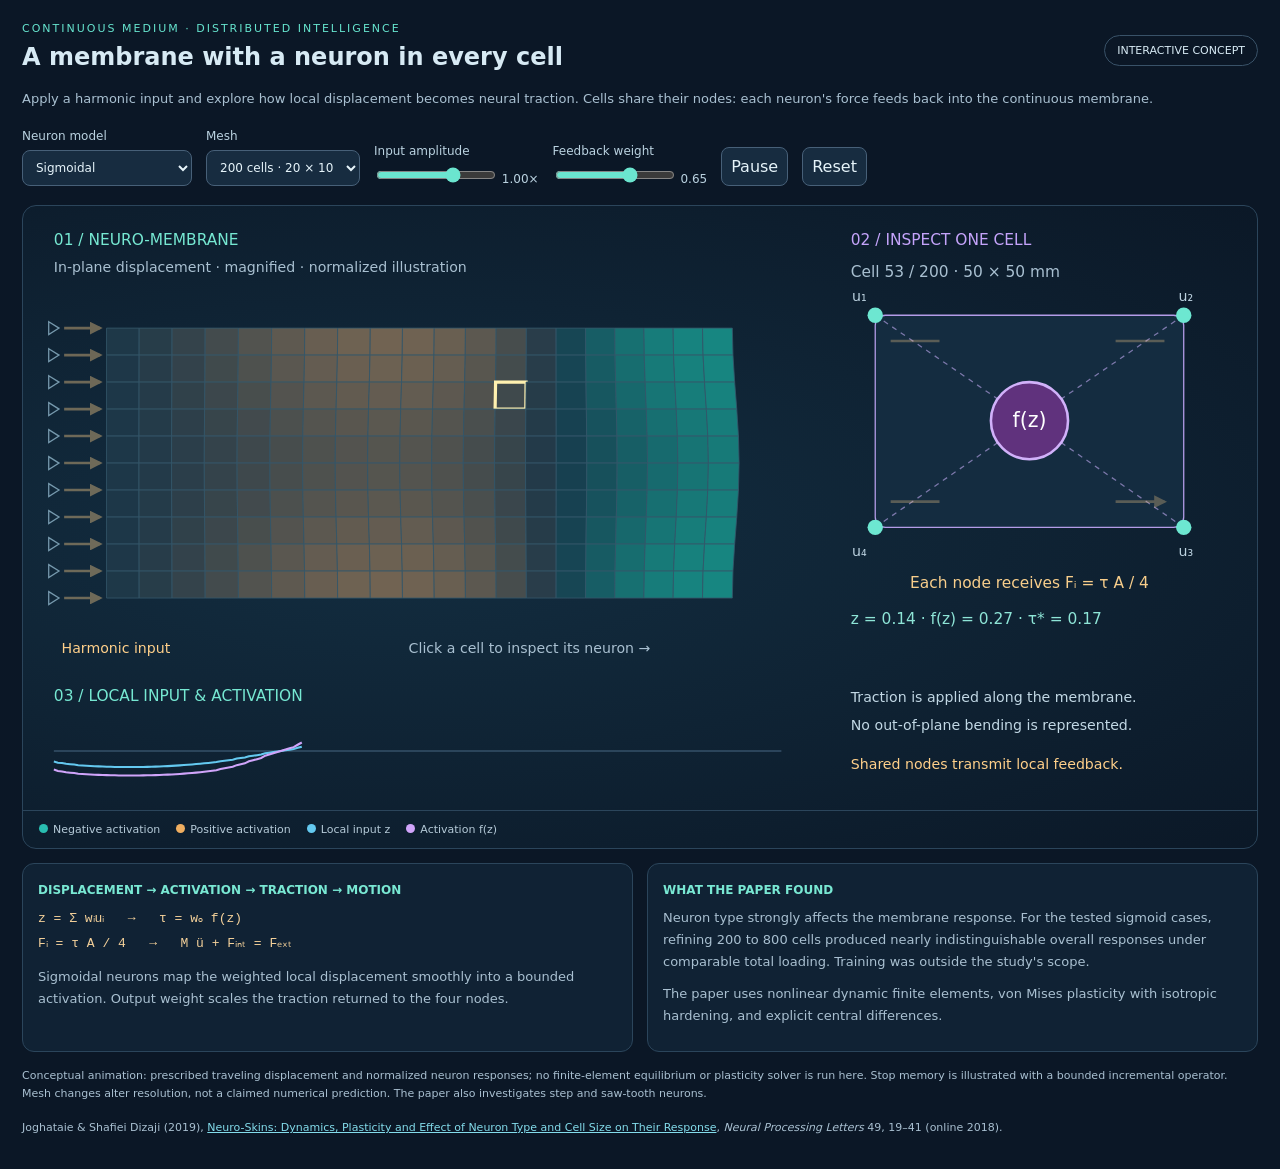
<file: neuro-skins-interactive.html>
<!doctype html><html lang="en"><head><meta charset="utf-8"><meta name="viewport" content="width=device-width,initial-scale=1"><title>Neuro-Skins | Interactive membrane</title><style>
:root{color-scheme:dark;font-family:system-ui,sans-serif;color:#d7eaf4;background:#0b1726}*{box-sizing:border-box}body{margin:0;padding:22px}h1{font-size:24px;margin:8px 0}p{color:#a9c0d1;font-size:13px;line-height:1.7;margin:9px 0}.eyebrow{color:#66e4ce;font-size:11px;letter-spacing:2px}.top{display:flex;justify-content:space-between;gap:20px;align-items:center}.badge{font-size:11px;border:1px solid #395268;border-radius:24px;padding:8px 12px;white-space:nowrap}.controls{display:flex;flex-wrap:wrap;gap:14px;align-items:end;margin:19px 0}label{display:grid;gap:7px;font-size:12px;color:#bad2e0}select,button{font:inherit;background:#172c40;color:#e6f4fa;border:1px solid #476078;border-radius:8px;padding:9px;cursor:pointer}input{accent-color:#6be5cf;width:120px}button:hover{border-color:#6be5cf}:focus-visible{outline:3px solid #ffd285;outline-offset:3px}.stage{border:1px solid #2b455b;border-radius:14px;overflow:hidden;background:radial-gradient(ellipse at 30% 50%,#132e41,#0b1827)}svg{display:block;width:100%;height:auto;font-family:system-ui,sans-serif}.legend{display:flex;flex-wrap:wrap;gap:16px;font-size:11px;padding:12px 16px;color:#b5cad8;border-top:1px solid #2b455b}.dot{display:inline-block;width:9px;height:9px;border-radius:50%;margin-right:5px}.info{display:grid;grid-template-columns:1fr 1fr;gap:14px;margin-top:14px}.box{border:1px solid #2b455b;border-radius:12px;padding:15px;background:#102234}.box strong{color:#79e8d3;font-size:12px}.formula{font-family:ui-monospace,monospace;color:#f4d19a;font-size:13px;line-height:1.9}a{color:#83dceb}.note{font-size:11px;margin-top:15px}.readout{font-variant-numeric:tabular-nums;color:#f7d18c} @media(max-width:600px){body{padding:14px}.top{display:block}.badge{display:inline-block;margin:7px 0}.info{grid-template-columns:1fr}h1{font-size:20px}.controls{gap:10px}input{width:100px}.stage{overflow-x:auto}.stage svg{min-width:720px}}
</style></head><body><div class="top"><div><div class="eyebrow">CONTINUOUS MEDIUM · DISTRIBUTED INTELLIGENCE</div><h1>A membrane with a neuron in every cell</h1></div><span class="badge">INTERACTIVE CONCEPT</span></div><p>Apply a harmonic input and explore how local displacement becomes neural traction. Cells share their nodes: each neuron's force feeds back into the continuous membrane.</p>
<div class="controls"><label>Neuron model<select id="model"><option value="sigmoid">Sigmoidal</option><option value="stop">Prandtl–Ishlinskii stop</option><option value="off">Neural feedback off</option></select></label><label>Mesh<select id="mesh"><option value="20">200 cells · 20 × 10</option><option value="40">800 cells · 40 × 20</option></select></label><label>Input amplitude <span><input id="amplitude" type="range" min="0" max="1.5" value="1" step="0.05"> <output id="ampValue">1.00×</output></span></label><label>Feedback weight <span><input id="gain" type="range" min="0" max="1" value="0.65" step="0.05"> <output id="gainValue">0.65</output></span></label><button id="play" aria-pressed="true">Pause</button><button id="reset">Reset</button></div>
<div class="stage" tabindex="0" role="region" aria-label="Interactive membrane; scroll horizontally on small screens"><svg id="scene" viewBox="0 0 960 470" role="img" aria-labelledby="sceneTitle sceneDesc"><title id="sceneTitle">Neuro-skin membrane and selected finite neuro-element</title><desc id="sceneDesc">A planar mesh shows magnified longitudinal displacement and neural activation. Select a cell with the mouse, or focus the membrane and use arrow keys. The right panel shows four nodal displacements feeding the selected neuron and traction returning to each node.</desc><defs><marker id="arrow" viewBox="0 0 10 10" refX="8" refY="5" markerWidth="5" markerHeight="5" orient="auto-start-reverse"><path d="M0 0 10 5 0 10" fill="#ffd08a"/></marker></defs><text x="24" y="30" fill="#76e8d2" font-size="12">01 / NEURO-MEMBRANE</text><text x="24" y="51" fill="#a9c0d1" font-size="11">In-plane displacement · magnified · normalized illustration</text><g id="supports" stroke="#7699ad" fill="none"></g><g id="cells" tabindex="0" role="group" aria-label="Membrane cells: use arrow keys to select a cell"></g><g id="loads" stroke="#ffd08a" stroke-width="2" marker-end="url(#arrow)"></g><text x="30" y="348" fill="#ffd08a" font-size="11">Harmonic input</text><text x="300" y="348" fill="#a9c0d1" font-size="11">Click a cell to inspect its neuron →</text><text x="644" y="30" fill="#c4a3fa" font-size="12">02 / INSPECT ONE CELL</text><text id="selectedLabel" x="644" y="55" fill="#a9c0d1" font-size="12"></text><rect x="663" y="85" width="240" height="165" rx="8" fill="#142c40" stroke="#b49ce8"/><g id="detailLinks" stroke="#7c78ab" stroke-dasharray="4 4"><path d="M663 85 783 167M903 85 783 167M663 250 783 167M903 250 783 167"/></g><g fill="#6de7d1"><circle cx="663" cy="85" r="6"/><circle cx="903" cy="85" r="6"/><circle cx="663" cy="250" r="6"/><circle cx="903" cy="250" r="6"/></g><g fill="#bdd3e1" font-size="11"><text x="645" y="74">u₁</text><text x="899" y="74">u₂</text><text x="645" y="272">u₄</text><text x="899" y="272">u₃</text></g><circle id="neuron" cx="783" cy="167" r="30" fill="#4e3870" stroke="#d1b1fa" stroke-width="2"/><text x="783" y="172" text-anchor="middle" fill="#fff" font-size="16">f(z)</text><g id="tractions" stroke="#ffd08a" stroke-width="2" marker-end="url(#arrow)"><path d="M675 105h38M850 105h38M675 230h38M850 230h38"/></g><text x="783" y="297" text-anchor="middle" fill="#f8ce8b" font-size="12">Each node receives Fᵢ = τ A / 4</text><text id="live" x="644" y="325" fill="#8ee5d7" font-size="12"></text><text x="24" y="385" fill="#76e8d2" font-size="12">03 / LOCAL INPUT &amp; ACTIVATION</text><path d="M24 424H590" stroke="#345068"/><path id="inputTrace" fill="none" stroke="#64c9f0" stroke-width="1.6"/><path id="activationTrace" fill="none" stroke="#d0a4fa" stroke-width="1.6"/><text x="644" y="386" fill="#c2d8e5" font-size="11">Traction is applied along the membrane.</text><text x="644" y="408" fill="#c2d8e5" font-size="11">No out-of-plane bending is represented.</text><text x="644" y="438" fill="#ffd08a" font-size="11">Shared nodes transmit local feedback.</text></svg><div class="legend"><span><i class="dot" style="background:#29bdb0"></i>Negative activation</span><span><i class="dot" style="background:#efae60"></i>Positive activation</span><span><i class="dot" style="background:#64c9f0"></i>Local input z</span><span><i class="dot" style="background:#d0a4fa"></i>Activation f(z)</span></div></div>
<div class="info"><div class="box"><strong>DISPLACEMENT → ACTIVATION → TRACTION → MOTION</strong><p class="formula">z = Σ wᵢuᵢ &nbsp; → &nbsp; τ = wₒ f(z)<br>Fᵢ = τ A / 4 &nbsp; → &nbsp; M ü + Fᵢₙₜ = Fₑₓₜ</p><p id="explanation"></p></div><div class="box"><strong>WHAT THE PAPER FOUND</strong><p>Neuron type strongly affects the membrane response. For the tested sigmoid cases, refining 200 to 800 cells produced nearly indistinguishable overall responses under comparable total loading. Training was outside the study's scope.</p><p>The paper uses nonlinear dynamic finite elements, von Mises plasticity with isotropic hardening, and explicit central differences.</p></div></div><p class="note">Conceptual animation: prescribed traveling displacement and normalized neuron responses; no finite-element equilibrium or plasticity solver is run here. Stop memory is illustrated with a bounded incremental operator. Mesh changes alter resolution, not a claimed numerical prediction. The paper also investigates step and saw-tooth neurons.</p><p class="note">Joghataie &amp; Shafiei Dizaji (2019), <a href="https://doi.org/10.1007/s11063-018-9795-7" target="_blank" rel="noopener noreferrer">Neuro-Skins: Dynamics, Plasticity and Effect of Neuron Type and Cell Size on Their Response</a>, <em>Neural Processing Letters</em> 49, 19–41 (online 2018).</p>
<script>
(()=>{'use strict';const $=id=>document.getElementById(id),ns='http://www.w3.org/2000/svg',reduce=matchMedia('(prefers-reduced-motion: reduce)').matches;let running=!reduce,visible=true,t=0,last=0,nx=20,ny=10,selected=52,cells=[],prev=[],memory=[],history=[];const clamp=(v,a,b)=>Math.max(a,Math.min(b,v));function svg(tag,attrs,parent){const el=document.createElementNS(ns,tag);for(const [k,v]of Object.entries(attrs))el.setAttribute(k,v);parent.appendChild(el);return el}function build(){nx=+$('mesh').value;ny=nx/2;selected=clamp(selected,0,nx*ny-1);$('cells').replaceChildren();$('supports').replaceChildren();$('loads').replaceChildren();cells=[];prev=Array(nx*ny).fill(0);memory=Array(nx*ny).fill(0);history=[];for(let j=0;j<ny;j++)for(let i=0;i<nx;i++){const p=svg('polygon',{'stroke-width':.65,stroke:'#34576a','data-cell':j*nx+i},$('cells'));cells.push(p)}for(let j=0;j<=10;j++){let y=95+j*21;svg('path',{d:`M20 ${y-5}L28 ${y}L20 ${y+5}Z`},$('supports'));svg('path',{d:`M32 ${y}h28`},$('loads'))}render(0)}function point(i,j){const x=i/nx,y=j/ny,a=+$('amplitude').value;return[65+500*x+14*a*x*Math.sin(t*2.3-x*4)*(0.8+0.2*Math.cos(y*Math.PI*2)),95+210*y]}function render(dt){const amp=+$('amplitude').value,gain=+$('gain').value,model=$('model').value;let zs=0,fs=0;for(let j=0;j<ny;j++)for(let i=0;i<nx;i++){const k=j*nx+i,x=(i+.5)/nx,y=(j+.5)/ny,z=amp*x*Math.sin(t*2.3-x*4)*(0.8+0.2*Math.cos(y*Math.PI*2));if(dt>0||last===0){memory[k]=clamp(memory[k]+(z-prev[k])*2,-1,1);prev[k]=z}const f=model==='off'?0:model==='stop'?memory[k]:Math.tanh(2*z),v=f*gain;cells[k].setAttribute('points',[[i,j],[i+1,j],[i+1,j+1],[i,j+1]].map(([a,b])=>point(a,b).join(',')).join(' '));cells[k].setAttribute('fill',v>=0?`rgb(${Math.round(27+210*v)},${Math.round(54+110*v)},${Math.round(72+25*v)})`:`rgb(23,${Math.round(55-130*v)},${Math.round(74-90*v)})`);cells[k].setAttribute('stroke',k===selected?'#fff1b0':'#34576a');cells[k].setAttribute('stroke-width',k===selected?2.5:.65);if(k===selected){zs=z;fs=f}}$('selectedLabel').textContent=`Cell ${selected+1} / ${nx*ny} · ${nx===20?'50':'25'} × ${nx===20?'50':'25'} mm`;$('live').textContent=`z = ${zs.toFixed(2)}  ·  f(z) = ${fs.toFixed(2)}  ·  τ* = ${(gain*fs).toFixed(2)}`;$('neuron').setAttribute('fill',`hsl(${270+fs*25} 43% ${30+Math.abs(fs)*16}%)`);$('tractions').setAttribute('opacity',.15+.85*Math.abs(gain*fs));$('tractions').setAttribute('transform',fs<0?'translate(1566 0) scale(-1 1)':'');$('loads').setAttribute('opacity',.2+.8*Math.abs(amp*Math.sin(t*2.3))/1.5);if(dt>0){history.push([zs,fs]);if(history.length>180)history.shift()}for(const [id,col]of [['inputTrace',0],['activationTrace',1]])$(id).setAttribute('d',history.map((v,k)=>`${k?'L':'M'}${24+k*566/179},${424-v[col]*25}`).join(' '))}
function state(){const m=$('model').value;$('ampValue').textContent=(+$('amplitude').value).toFixed(2)+'×';$('gainValue').textContent=(+$('gain').value).toFixed(2);$('explanation').textContent=m==='stop'?'Stop neurons retain loading-path memory: incremental input updates a bounded internal state. Reverse the input and the state follows a different path.':m==='off'?'With output weight set to zero, neurons contribute no traction. The prescribed mechanical input remains visible.':'Sigmoidal neurons map the weighted local displacement smoothly into a bounded activation. Output weight scales the traction returned to the four nodes.';render(0)}function setPlay(){ $('play').textContent=running?'Pause':'Play';$('play').setAttribute('aria-pressed',String(running))}$('play').onclick=()=>{running=!running;setPlay()};$('reset').onclick=()=>{t=0;build();state()};$('mesh').onchange=()=>{build();state()};$('model').onchange=()=>{memory.fill(0);prev.fill(0);history=[];state()};for(const id of ['amplitude','gain'])$(id).oninput=state;$('cells').onclick=e=>{if(e.target.hasAttribute('data-cell')){selected=+e.target.getAttribute('data-cell');history=[];render(0)}};$('cells').onkeydown=e=>{const d={ArrowRight:1,ArrowLeft:-1,ArrowDown:nx,ArrowUp:-nx}[e.key];if(d){e.preventDefault();selected=clamp(selected+d,0,nx*ny-1);history=[];render(0)}};new IntersectionObserver(es=>{visible=es[0].isIntersecting}).observe($('scene'));document.addEventListener('visibilitychange',()=>{last=0});function tick(now){const dt=last?Math.min((now-last)/1000,.04):0;last=now;if(running&&visible&&!document.hidden){t+=dt;render(dt)}requestAnimationFrame(tick)}build();state();setPlay();requestAnimationFrame(tick);
})();
</script></body></html>
</file>
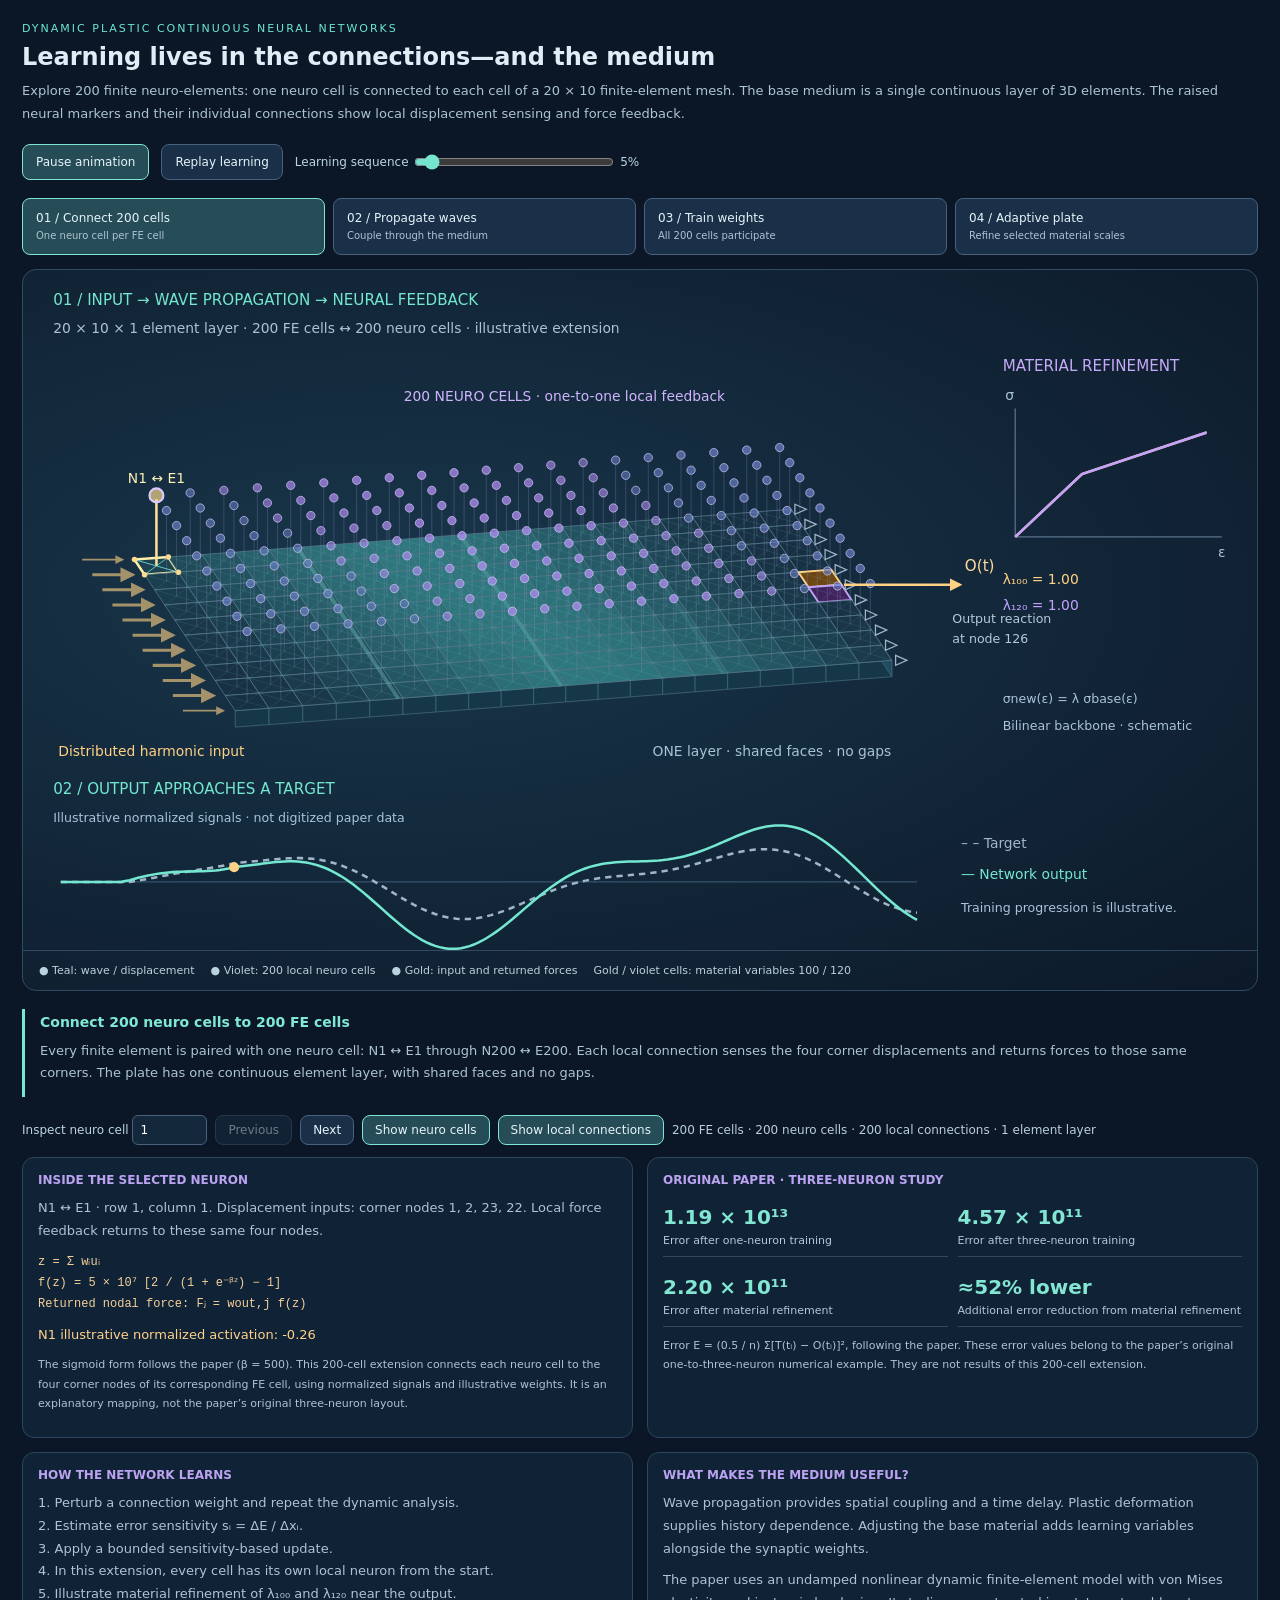
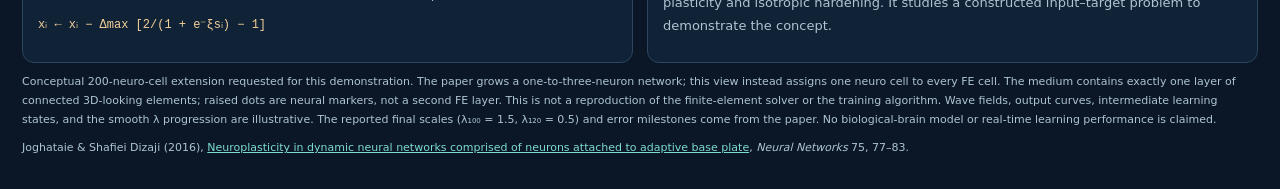
<file: neuroplasticity-interactive.html>
<!doctype html><html lang="en"><head><meta charset="utf-8"><meta name="viewport" content="width=device-width,initial-scale=1"><title>Neuroplasticity | Learning through weights and material</title><style>
:root{color-scheme:dark;font-family:system-ui,sans-serif;background:#0b1726;color:#dfedf6}*{box-sizing:border-box}body{margin:0;padding:22px}h1{font-size:24px;margin:8px 0}p{font-size:13px;color:#adc4d4;line-height:1.75;margin:9px 0}.eyebrow{color:#6ae7cf;letter-spacing:2px;font-size:11px}.controls{display:flex;flex-wrap:wrap;align-items:center;gap:12px;margin:18px 0}button{background:#193048;border:1px solid #49617c;color:#e6f4fa;padding:10px 13px;border-radius:8px;font:inherit;font-size:12px;cursor:pointer}button[aria-pressed=true]{background:#264c58;border-color:#80e5d1}button:hover{border-color:#84e5d4}button:disabled{opacity:.45;cursor:default}:focus-visible{outline:3px solid #ffd18b;outline-offset:3px}label{font-size:12px;color:#bcd4e2}input{accent-color:#75e6ce;width:200px;vertical-align:middle}.stage{border:1px solid #2f4b63;border-radius:14px;background:radial-gradient(ellipse at 30% 45%,#19364b,#0c1929);overflow:hidden}svg{width:100%;height:auto;display:block}.phase{display:grid;grid-template-columns:repeat(4,1fr);gap:8px;margin:14px 0}.phase button{line-height:1.6;text-align:left}.phase small{display:block;color:#afc4d3}.story{border-left:3px solid #77e7d0;padding:3px 15px;margin:18px 0;min-height:80px}.story strong{font-size:14px;color:#80e9d5}.cards{display:grid;grid-template-columns:1fr 1fr;gap:14px}.card{border:1px solid #2b465e;border-radius:12px;padding:15px;background:#102235}.card h2{font-size:12px;color:#bba3f1;margin:0 0 10px}.formula{font-family:ui-monospace,monospace;color:#f4d19a;font-size:12px}.facts{display:flex;flex-wrap:wrap;gap:16px;padding:13px 16px;border-top:1px solid #304960;font-size:11px;color:#bad1df}.note{font-size:11px}a{color:#7cdccf}.readout{color:#ffd18b;font-variant-numeric:tabular-nums}.inspect{display:flex;align-items:center;flex-wrap:wrap;gap:8px;margin:12px 0}.inspect input{font:inherit}.inspect span{font-size:12px;color:#b9cede}.inspect button{padding:7px 12px}.milestones{display:grid;grid-template-columns:1fr 1fr;gap:10px}.milestones div{border-bottom:1px solid #32485b;padding:8px 0}.milestones strong{display:block;font-size:20px;color:#83e6d3}.milestones span{font-size:11px;color:#b4c9d7}@media(max-width:640px){body{padding:14px}h1{font-size:20px}.cards{grid-template-columns:1fr}.phase{grid-template-columns:1fr 1fr}.stage{overflow-x:auto}.stage svg{min-width:800px}input{width:160px}}
</style></head><body><div class="eyebrow">DYNAMIC PLASTIC CONTINUOUS NEURAL NETWORKS</div><h1>Learning lives in the connections—and the medium</h1><p>Explore 200 finite neuro-elements: one neuro cell is connected to each cell of a 20 × 10 finite-element mesh. The base medium is a single continuous layer of 3D elements. The raised neural markers and their individual connections show local displacement sensing and force feedback.</p>
<div class="controls"><button id="motion" aria-pressed="true">Pause animation</button><button id="replay">Replay learning</button><label for="progress">Learning sequence <input id="progress" type="range" min="0" max="100" step="1" value="0"> <output id="progressValue">0%</output></label></div><div class="phase" role="group" aria-label="Choose a learning stage"><button data-stage="15" aria-pressed="true">01 / Connect 200 cells<small>One neuro cell per FE cell</small></button><button data-stage="48" aria-pressed="false">02 / Propagate waves<small>Couple through the medium</small></button><button data-stage="72" aria-pressed="false">03 / Train weights<small>All 200 cells participate</small></button><button data-stage="100" aria-pressed="false">04 / Adaptive plate<small>Refine selected material scales</small></button></div>
<div class="stage" tabindex="0" role="region" aria-label="DPCNN animated diagram; scroll horizontally on small screens"><svg viewBox="0 0 980 540" role="img" aria-labelledby="sceneTitle sceneDesc"><title id="sceneTitle">Dynamic plastic continuous neural network training</title><desc id="sceneDesc">A single layer of 200 connected solid-looking finite element cells is viewed obliquely. Every finite element has exactly one raised neuro cell and a local feedback connection. All 200 neuro cells are active. Select a cell to inspect its four corner displacement inputs and force feedback. Material scales at elements 100 and 120 change in the final stage. All fields are illustrative.</desc><defs><marker id="arrow" viewBox="0 0 10 10" refX="8" refY="5" markerWidth="5" markerHeight="5" orient="auto"><path d="M0 0 10 5 0 10" fill="#ffd185"/></marker><linearGradient id="waveColor"><stop stop-color="#38b2c9"/><stop offset="1" stop-color="#8df4d4"/></linearGradient></defs><text x="24" y="28" fill="#73e7cf" font-size="12">01 / INPUT → WAVE PROPAGATION → NEURAL FEEDBACK</text><text x="24" y="50" fill="#abc3d4" font-size="11">20 × 10 × 1 element layer · 200 FE cells ↔ 200 neuro cells · illustrative extension</text><g id="meshSides"></g><g id="mesh"></g><g id="waves" fill="none" stroke="#91f0de" stroke-width="3"></g><g id="input" stroke="#ffd185" marker-end="url(#arrow)"></g><g id="supports" fill="none" stroke="#9fb5c5"></g><g id="wireGroups"></g><g id="neurons"></g><text x="28" y="386" fill="#ffd185" font-size="11">Distributed harmonic input</text><text x="500" y="386" fill="#a8c4d4" font-size="11">ONE layer · shared faces · no gaps</text><path d="M652 250h92" stroke="#ffd185" stroke-width="2" marker-end="url(#arrow)"/><text x="748" y="239" fill="#ffda9e" font-size="12">O(t)</text><text x="738" y="280" fill="#b4cada" font-size="10">Output reaction</text><text x="738" y="296" fill="#b4cada" font-size="10">at node 126</text><text x="778" y="80" fill="#c6aaf9" font-size="12">MATERIAL REFINEMENT</text><path d="M788 212V110M788 212H952" stroke="#58728a"/><path d="M788 212 841 162 940 129" fill="none" stroke="#71899f" stroke-dasharray="5 4"/><path id="material100" fill="none" stroke="#ffd185" stroke-width="2"/><path id="material120" fill="none" stroke="#c3a1fc" stroke-width="2"/><text x="780" y="103" fill="#a9c4d8" font-size="11">σ</text><text x="949" y="228" fill="#a9c4d8" font-size="11">ε</text><text id="lambda100" x="778" y="249" fill="#ffd185" font-size="11">λ₁₀₀ = 1.00</text><text id="lambda120" x="778" y="270" fill="#c3a1fc" font-size="11">λ₁₂₀ = 1.00</text><text x="778" y="344" fill="#a9c4d8" font-size="10">σnew(ε) = λ σbase(ε)</text><text x="778" y="365" fill="#a9c4d8" font-size="10">Bilinear backbone · schematic</text><text x="24" y="416" fill="#73e7cf" font-size="12">02 / OUTPUT APPROACHES A TARGET</text><text x="24" y="438" fill="#a9c4d8" font-size="10">Illustrative normalized signals · not digitized paper data</text><path d="M30 486H710" stroke="#34536b"/><path id="target" fill="none" stroke="#a0b6c8" stroke-width="2" stroke-dasharray="5 4"/><path id="response" fill="none" stroke="#73e7cf" stroke-width="2"/><circle id="trace" r="4" fill="#ffd185"/><text x="745" y="459" fill="#a0b6c8" font-size="11">– – Target</text><text x="745" y="484" fill="#73e7cf" font-size="11">— Network output</text><text x="745" y="510" fill="#a9c4d8" font-size="10">Training progression is illustrative.</text></svg><div class="facts"><span>● Teal: wave / displacement</span><span>● Violet: 200 local neuro cells</span><span>● Gold: input and returned forces</span><span>Gold / violet cells: material variables 100 / 120</span></div></div>
<div class="story" aria-live="polite"><strong id="stageTitle"></strong><p id="stageText"></p></div><div class="inspect"><label for="neuronSelect">Inspect neuro cell <input id="neuronSelect" type="number" min="1" max="200" step="1" value="1" style="width:75px;padding:7px;border:1px solid #49617c;border-radius:6px;background:#14283c;color:#fff"></label><button id="previousCell" type="button">Previous</button><button id="nextCell" type="button">Next</button><button id="showNeurons" type="button" aria-pressed="true">Show neuro cells</button><button id="showWires" type="button" aria-pressed="true">Show local connections</button><span id="inspectStatus"></span></div><div class="cards"><div class="card"><h2>INSIDE THE SELECTED NEURON</h2><p id="connections"></p><p class="formula">z = Σ wᵢuᵢ<br>f(z) = 5 × 10⁷ [2 / (1 + e⁻ᵝᶻ) − 1]<br>Returned nodal force: Fⱼ = wout,j f(z)</p><p id="neuronState" class="readout"></p><p class="note">The sigmoid form follows the paper (β = 500). This 200-cell extension connects each neuro cell to the four corner nodes of its corresponding FE cell, using normalized signals and illustrative weights. It is an explanatory mapping, not the paper’s original three-neuron layout.</p></div><div class="card"><h2>ORIGINAL PAPER · THREE-NEURON STUDY</h2><div class="milestones"><div><strong>1.19 × 10¹³</strong><span>Error after one-neuron training</span></div><div><strong>4.57 × 10¹¹</strong><span>Error after three-neuron training</span></div><div><strong>2.20 × 10¹¹</strong><span>Error after material refinement</span></div><div><strong>≈52% lower</strong><span>Additional error reduction from material refinement</span></div></div><p class="note">Error E = (0.5 / n) Σ[T(tᵢ) − O(tᵢ)]², following the paper. These error values belong to the paper’s original one-to-three-neuron numerical example. They are not results of this 200-cell extension.</p></div><div class="card"><h2>HOW THE NETWORK LEARNS</h2><p>1. Perturb a connection weight and repeat the dynamic analysis.<br>2. Estimate error sensitivity sᵢ = ΔE / Δxᵢ.<br>3. Apply a bounded sensitivity-based update.<br>4. In this extension, every cell has its own local neuron from the start.<br>5. Illustrate material refinement of λ₁₀₀ and λ₁₂₀ near the output.</p><p class="formula">xᵢ ← xᵢ − Δmax [2/(1 + e⁻ξsᵢ) − 1]</p></div><div class="card"><h2>WHAT MAKES THE MEDIUM USEFUL?</h2><p>Wave propagation provides spatial coupling and a time delay. Plastic deformation supplies history dependence. Adjusting the base material adds learning variables alongside the synaptic weights.</p><p>The paper uses an undamped nonlinear dynamic finite-element model with von Mises plasticity and isotropic hardening. It studies a constructed input–target problem to demonstrate the concept.</p></div></div><p class="note">Conceptual 200-neuro-cell extension requested for this demonstration. The paper grows a one-to-three-neuron network; this view instead assigns one neuro cell to every FE cell. The medium contains exactly one layer of connected 3D-looking elements; raised dots are neural markers, not a second FE layer. This is not a reproduction of the finite-element solver or the training algorithm. Wave fields, output curves, intermediate learning states, and the smooth λ progression are illustrative. The reported final scales (λ₁₀₀ = 1.5, λ₁₂₀ = 0.5) and error milestones come from the paper. No biological-brain model or real-time learning performance is claimed.</p><p class="note">Joghataie &amp; Shafiei Dizaji (2016), <a href="https://doi.org/10.1016/j.neunet.2015.11.010" target="_blank" rel="noopener noreferrer">Neuroplasticity in dynamic neural networks comprised of neurons attached to adaptive base plate</a>, <em>Neural Networks</em> 75, 77–83.</p>
<script>
(()=>{'use strict';
const $=id=>document.getElementById(id),ns='http://www.w3.org/2000/svg',motion=matchMedia('(prefers-reduced-motion: reduce)'),NX=20,NY=10,COUNT=NX*NY,THICKNESS=13;
let running=!motion.matches,learning=true,visible=false,phase=0,progress=0,last=0,selected=0,stageIndex=-1,showNeurons=true,showWires=true,raf=0;
const cells=[],neurons=[],wires=[],packets=[],arrows=[],sides=[];
const descriptions=[['Connect 200 neuro cells to 200 FE cells','Every finite element is paired with one neuro cell: N1 ↔ E1 through N200 ↔ E200. Each local connection senses the four corner displacements and returns forces to those same corners. The plate has one continuous element layer, with shared faces and no gaps.'],['Propagate through the shared medium','A distributed input enters the left edge. Waves travel through the connected plate and activate the 200 local neuro cells. The elevated violet markers are neural units; the solid elements below form the one-layer mechanical medium.'],['Train the local connection weights','All 200 neuro cells participate in this illustrative extension. Local weights change the relation between sensed displacement and returned force. Select any cell to highlight its own connection and its four finite-element corner nodes.'],['Refine the adaptive base plate','The 200 neuro cells remain connected while material scales at elements 100 and 120 evolve. The shown final scales follow the paper’s material-refinement example; the 200-cell neural layout and animated fields are an explanatory extension.']];
function svg(tag,attrs,parent){const e=document.createElementNS(ns,tag);for(const[k,v]of Object.entries(attrs))e.setAttribute(k,String(v));parent.appendChild(e);return e;}
function base(i,j){return[90+26*i+8*j,230+12*j-2*i];}
function point(i,j){const[x,y]=base(i,j);const u=3*Math.sin(phase*2.7-i*.28)*(1-i/NX);return[x+u,y];}
function poly(points){return points.map(p=>p.join(',')).join(' ');}
function corners(i,j){return[[i,j],[i+1,j],[i+1,j+1],[i,j+1]].map(([a,b])=>point(a,b));}
function center(i,j){return point(i+.5,j+.5);}
function select(k){selected=Math.max(0,Math.min(COUNT-1,Math.round(k)));$('neuronSelect').value=selected+1;paint();}
// Only the visible outer perimeter has side faces. Interior cells share their faces.
for(let i=0;i<NX;i++)sides.push({i,j:NY-1,edge:2,face:svg('polygon',{fill:'#163747',stroke:'#426679','stroke-width':.65},$('meshSides'))});
for(let j=0;j<NY;j++)sides.push({i:NX-1,j,edge:1,face:svg('polygon',{fill:'#214c60',stroke:'#426679','stroke-width':.65},$('meshSides'))});
for(let j=0;j<NY;j++)for(let i=0;i<NX;i++){
 const k=j*NX+i,g=svg('g',{'data-fe-cell':k+1},$('mesh')),face=svg('polygon',{stroke:'#537789','stroke-width':.65,'data-element':k+1},g);const tip=svg('title',{},face);tip.textContent='FE cell E'+(k+1)+' paired with neuro cell N'+(k+1);face.addEventListener('click',()=>select(k));cells.push(face);
 const wg=svg('g',{'data-local-connection':k+1},$('wireGroups'));const stem=svg('path',{fill:'none',stroke:'#7eabc3','stroke-width':.65},wg),branches=svg('path',{fill:'none',stroke:'#79e4d7','stroke-width':.65},wg),nodeDots=Array.from({length:4},()=>svg('circle',{r:2.2,fill:'#ffda8c',opacity:0},wg));wires.push({g:wg,stem,branches,nodeDots});
 const ng=svg('g',{'data-neuro-cell':k+1},$('neurons'));const dot=svg('circle',{r:3.5,fill:'#a783ea',stroke:'#dac8ff','stroke-width':.65,style:'cursor:pointer'},ng);const title=svg('title',{},dot);title.textContent='N'+(k+1)+' ↔ E'+(k+1);dot.addEventListener('click',()=>select(k));neurons.push({g:ng,dot});
}
const selectLabel=svg('text',{fill:'#fff0b7','font-size':11,'text-anchor':'middle','pointer-events':'none'},$('neurons'));
for(let j=0;j<=NY;j++){const[x,y]=base(0,j);arrows.push(svg('path',{d:`M${x-43} ${y}h32`,'stroke-width':j===0||j===NY?1.4:2.4},$('input')));const[sx,sy]=base(NX,j);svg('path',{d:`M${sx+3} ${sy-4}l9 4-9 4z`},$('supports'));}
for(let k=0;k<4;k++)packets.push(svg('path',{},$('waves')));
const layerLabel=svg('text',{x:430,y:104,fill:'#d0b4ff','font-size':11,'text-anchor':'middle'},$('neurons'));layerLabel.textContent='200 NEURO CELLS · one-to-one local feedback';
function currentStage(){return progress<32?0:progress<60?1:progress<80?2:3;}
function target(x){const envelope=Math.min(1,Math.max(0,(x-.08)*8));return envelope*(.65*Math.sin(x*11-.7)+.22*Math.sin(x*24));}
function output(x){const q=progress/100;return target(x)+(1-q*.94)*(.55*Math.sin(x*8+1.5)+.24*Math.cos(x*21))*Math.min(1,Math.max(0,(x-.07)*9));}
function activation(k){const i=k%NX,j=Math.floor(k/NX),signal=Math.sin(phase*2.7-i*.28+j*.12);return Math.tanh(signal*(.5+progress/100));}
function paint(){const stage=currentStage(),m=Math.max(0,(progress-80)/20),l1=1+.5*m,l2=1-.5*m;
 sides.forEach(s=>{const c=corners(s.i,s.j),a=c[s.edge],b=c[(s.edge+1)%4];s.face.setAttribute('points',poly([a,b,[b[0],b[1]+THICKNESS],[a[0],a[1]+THICKNESS]]));});
 for(let j=0;j<NY;j++)for(let i=0;i<NX;i++){
  const k=j*NX+i,c=corners(i,j),[cx,cy]=center(i,j),ny=cy-56,signal=Math.sin(phase*2.7-i*.28+j*.1),a=activation(k),chosen=k===selected;
  cells[k].setAttribute('points',poly(c));cells[k].setAttribute('fill',k===99?`hsl(35 70% ${25+20*m}%)`:k===119?`hsl(270 45% ${25+15*m}%)`:`rgb(${23+Math.round(12*(1+signal))},${47+Math.round(36*(1+signal))},${66+Math.round(30*(1+signal))})`);cells[k].setAttribute('stroke',chosen?'#fff1aa':k===99?'#ffd185':k===119?'#c2a2f8':'#537789');cells[k].setAttribute('stroke-width',chosen?2:k===99||k===119?1.5:.65);
  const w=wires[k];w.g.setAttribute('visibility',showNeurons&&showWires?'visible':'hidden');w.stem.setAttribute('d',`M${cx} ${ny+3}V${cy}`);w.stem.setAttribute('stroke',chosen?'#ffe19b':'#8d94c1');w.stem.setAttribute('stroke-width',chosen?2:.6);w.stem.setAttribute('opacity',chosen?1:.38);w.branches.setAttribute('d',c.map(([x,y])=>`M${cx} ${cy}L${x} ${y}`).join(' '));w.branches.setAttribute('opacity',chosen?1:.13);w.nodeDots.forEach((dot,n)=>{dot.setAttribute('cx',c[n][0]);dot.setAttribute('cy',c[n][1]);dot.setAttribute('opacity',chosen?1:0);});
  neurons[k].g.setAttribute('visibility',showNeurons?'visible':'hidden');neurons[k].dot.setAttribute('cx',cx);neurons[k].dot.setAttribute('cy',ny);neurons[k].dot.setAttribute('r',chosen?5.5:3.3);neurons[k].dot.setAttribute('fill',chosen?'#ffdf8b':a>0?'#ad8aee':'#647cbe');neurons[k].dot.setAttribute('fill-opacity',String(.55+.45*Math.abs(a)));neurons[k].dot.setAttribute('stroke-width',chosen?1.8:.55);
 }
 const [sx,sy]=center(selected%NX,Math.floor(selected/NX));selectLabel.setAttribute('x',sx);selectLabel.setAttribute('y',sy-66);selectLabel.textContent='N'+(selected+1)+' ↔ E'+(selected+1);selectLabel.setAttribute('visibility',showNeurons?'visible':'hidden');
 packets.forEach((p,k)=>{const x=((phase*.18+k*.25)%1)*NX,pts=Array.from({length:11},(_,j)=>point(x,j));p.setAttribute('d',pts.map(([a,b],i)=>(i?'L':'M')+a+','+b).join(' '));p.setAttribute('opacity',.35*(1-x/NX));});arrows.forEach(e=>e.setAttribute('opacity',.25+.75*Math.abs(Math.sin(phase*2.7))));
 $('material100').setAttribute('d',`M788 212L841 ${212-50*l1}L940 ${212-83*l1}`);$('material120').setAttribute('d',`M788 212L841 ${212-50*l2}L940 ${212-83*l2}`);$('lambda100').textContent='λ₁₀₀ = '+l1.toFixed(2);$('lambda120').textContent='λ₁₂₀ = '+l2.toFixed(2);
 for(const[id,fn]of [['target',target],['response',output]])$(id).setAttribute('d',Array.from({length:200},(_,k)=>{const x=k/199;return(k?'L':'M')+(30+x*680)+','+(486-35*fn(x));}).join(' '));const tx=(phase*.15)%1;$('trace').setAttribute('cx',30+tx*680);$('trace').setAttribute('cy',486-35*output(tx));
 $('progress').value=String(Math.round(progress));$('progressValue').textContent=Math.round(progress)+'%';if(stageIndex!==stage){stageIndex=stage;$('stageTitle').textContent=descriptions[stage][0];$('stageText').textContent=descriptions[stage][1];}document.querySelectorAll('[data-stage]').forEach((b,k)=>b.setAttribute('aria-pressed',String(stage===k)));
 const i=selected%NX,j=Math.floor(selected/NX),nodes=[j*(NX+1)+i+1,j*(NX+1)+i+2,(j+1)*(NX+1)+i+2,(j+1)*(NX+1)+i+1];
 $('connections').textContent=`N${selected+1} ↔ E${selected+1} · row ${j+1}, column ${i+1}. Displacement inputs: corner nodes ${nodes.join(', ')}. Local force feedback returns to these same four nodes.`;$('inspectStatus').textContent='200 FE cells · 200 neuro cells · 200 local connections · 1 element layer';$('neuronState').textContent='N'+(selected+1)+' illustrative normalized activation: '+activation(selected).toFixed(2);$('previousCell').disabled=selected===0;$('nextCell').disabled=selected===COUNT-1;
}
function playState(){if(raf)cancelAnimationFrame(raf);raf=0;last=0;$('motion').textContent=running?'Pause animation':'Play animation';$('motion').setAttribute('aria-pressed',String(running));if(running&&visible&&!document.hidden)raf=requestAnimationFrame(tick);}
$('motion').onclick=()=>{running=!running;playState();};$('replay').onclick=()=>{progress=0;phase=0;learning=true;running=!motion.matches;paint();playState();};$('progress').oninput=e=>{progress=+e.target.value;learning=false;paint();};document.querySelectorAll('[data-stage]').forEach(b=>b.onclick=()=>{progress=+b.dataset.stage;learning=false;paint();});
$('neuronSelect').addEventListener('input',e=>{if(e.target.value!==''&&Number.isFinite(e.target.valueAsNumber))select(e.target.valueAsNumber-1);});$('neuronSelect').addEventListener('change',()=>{$('neuronSelect').value=selected+1;});$('previousCell').onclick=()=>select(selected-1);$('nextCell').onclick=()=>select(selected+1);
$('showNeurons').onclick=()=>{showNeurons=!showNeurons;$('showNeurons').setAttribute('aria-pressed',String(showNeurons));paint();};$('showWires').onclick=()=>{showWires=!showWires;$('showWires').setAttribute('aria-pressed',String(showWires));paint();};
function tick(now){raf=0;const dt=last?Math.min((now-last)/1000,.05):0;last=now;phase+=dt;if(learning)progress=Math.min(100,progress+dt*4);paint();if(running&&visible&&!document.hidden)raf=requestAnimationFrame(tick);}
if('IntersectionObserver'in window)new IntersectionObserver(es=>{visible=es[0].isIntersecting;playState();}).observe($('sceneTitle').closest('svg'));else visible=true;document.addEventListener('visibilitychange',playState);motion.addEventListener('change',()=>{if(motion.matches)running=false;playState();});paint();playState();
})();
</script>

</body></html>
</file>
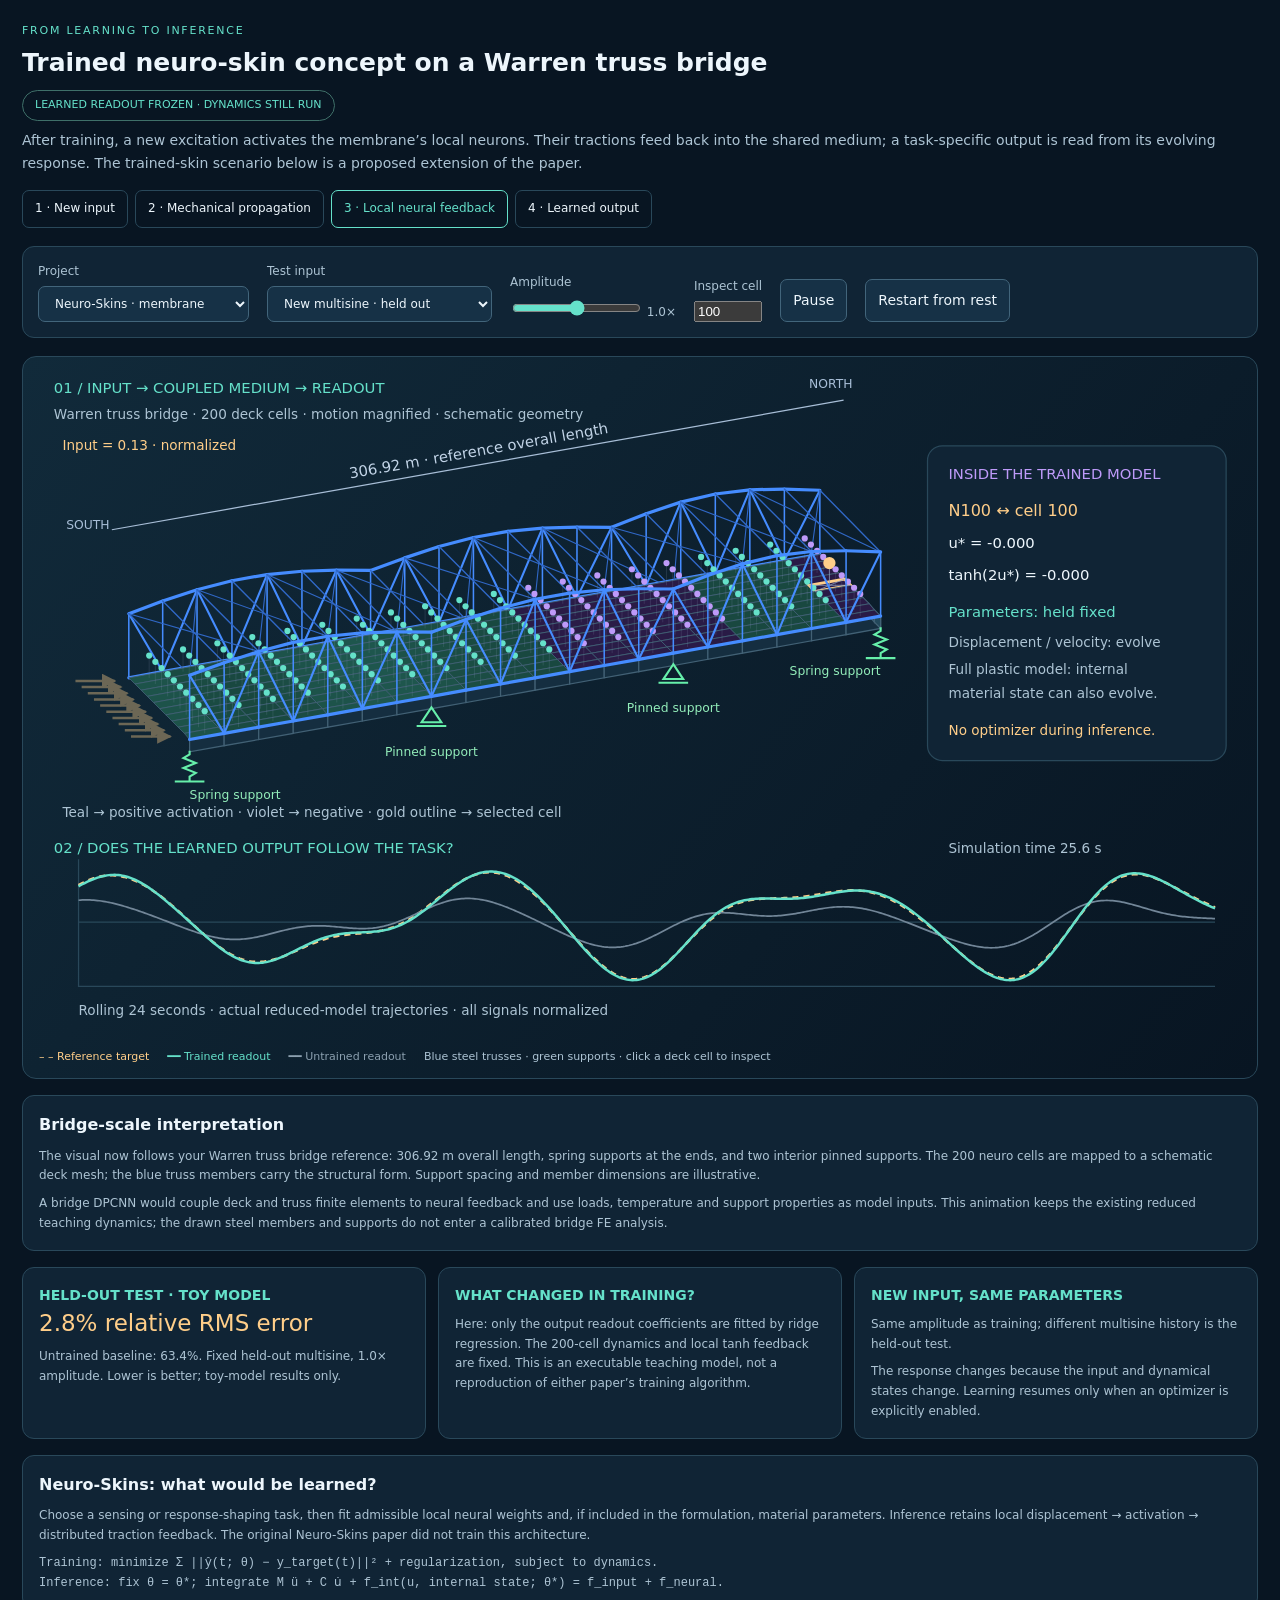
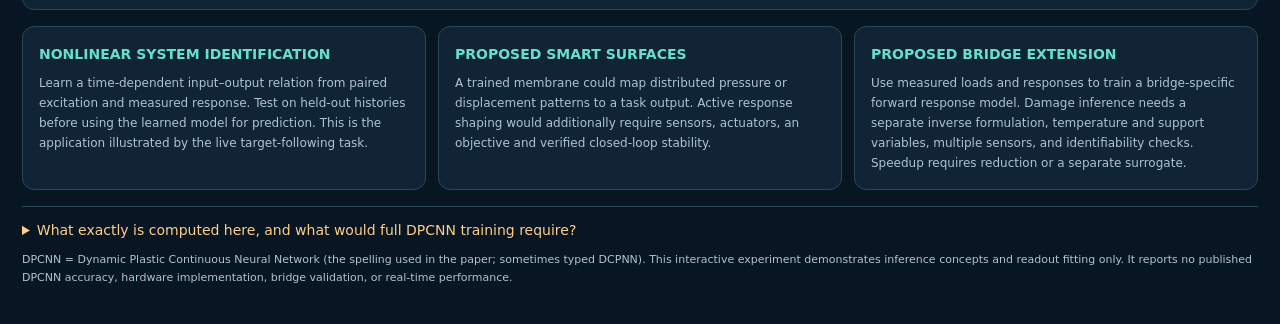
<file: trained-dpcnn-interactive.html>
<!DOCTYPE html>
<html lang="en"><head><meta charset="utf-8"><meta name="viewport" content="width=device-width,initial-scale=1"><title>Trained DPCNN · Warren truss bridge</title>
<style>
:root{color-scheme:dark;--bg:#081522;--panel:#102435;--line:#29485a;--text:#edf6fc;--muted:#adc4d4;--cyan:#65e1ca;--gold:#ffce89;--purple:#be9af9}*{box-sizing:border-box}body{margin:0;padding:22px;background:var(--bg);color:var(--text);font:14px/1.65 system-ui,sans-serif}h1{font-size:25px;line-height:1.25;margin:7px 0 12px}h2{font-size:16px;margin:0 0 8px}p{color:var(--muted);margin:8px 0 15px}.eyebrow{font-size:11px;letter-spacing:.16em;color:var(--cyan)}.badge{display:inline-block;border:1px solid #3f7069;border-radius:30px;padding:5px 12px;color:var(--cyan);font-size:11px}.row{display:flex;gap:12px;align-items:center;flex-wrap:wrap}.controls{padding:15px;background:var(--panel);border:1px solid var(--line);border-radius:12px;display:flex;gap:18px;flex-wrap:wrap;align-items:end;margin:18px 0}label{display:grid;gap:5px;font-size:12px;color:var(--muted)}select,button{background:#163146;color:var(--text);border:1px solid #42657b;padding:9px 12px;border-radius:7px;font:inherit}button{cursor:pointer}button:hover{border-color:var(--cyan)}button:focus-visible,select:focus-visible,input:focus-visible{outline:2px solid var(--gold);outline-offset:3px}input{accent-color:var(--cyan);max-width:150px}.scene{border:1px solid var(--line);border-radius:14px;overflow:hidden;background:linear-gradient(130deg,#112a3a,#081522)}svg{width:100%;height:auto;display:block}.legend{padding:12px 16px;display:flex;gap:18px;flex-wrap:wrap;font-size:11px;color:var(--muted)}.cards{display:grid;grid-template-columns:repeat(3,minmax(0,1fr));gap:12px;margin:16px 0}.card{border:1px solid var(--line);background:var(--panel);border-radius:12px;padding:16px}.card strong{color:var(--cyan)}.card p{font-size:12px;margin-bottom:0}.metric{font-size:23px;line-height:1.4;color:var(--gold);font-variant-numeric:tabular-nums}.note{font-size:11px;color:var(--muted)}.flow{display:flex;gap:7px;flex-wrap:wrap;margin:15px 0}.flow span{padding:8px 12px;border:1px solid var(--line);border-radius:7px;font-size:12px}.flow .active{border-color:var(--cyan);color:var(--cyan)}a{color:var(--cyan)}details{border-top:1px solid var(--line);padding-top:12px;margin-top:16px}summary{cursor:pointer;color:var(--gold)}.formula{font-family:ui-monospace,monospace;font-size:12px}.warning{color:var(--gold)}@media(max-width:650px){body{padding:13px}.cards{grid-template-columns:1fr}h1{font-size:22px}.controls{gap:12px}.scene{overflow:auto}.scene svg{min-width:720px}}
</style></head><body>
<div class="eyebrow">FROM LEARNING TO INFERENCE</div><h1 id="heading">What does the network do after training?</h1><span class="badge">LEARNED READOUT FROZEN · DYNAMICS STILL RUN</span>
<p id="intro"></p>
<div class="flow" aria-label="Inference workflow"><span>1 · New input</span><span>2 · Mechanical propagation</span><span>3 · Local neural feedback</span><span>4 · Learned output</span></div>
<div class="controls"><label>Project<select id="project"><option value="skin">Neuro-Skins · membrane</option><option value="plate">Neuroplasticity · base plate</option></select></label><label>Test input<select id="signal"><option value="test">New multisine · held out</option><option value="train">Training multisine</option><option value="pulse">Pulse · outside training family</option></select></label><label>Amplitude <span><input id="amp" type="range" min="0.2" max="1.8" step="0.1" value="1"> <output id="ampValue">1.0×</output></span></label><label>Inspect cell <input id="cell" type="number" min="1" max="200" value="100"></label><button id="play" aria-pressed="true">Pause</button><button id="reset">Restart from rest</button></div>
<div class="scene"><svg id="scene" viewBox="0 0 1000 550" role="img" aria-labelledby="title desc"><title id="title">Trained network inference through a continuous medium</title><desc id="desc">A Warren truss bridge inspired by the supplied reference image has a single layer of 200 deck cells, two side trusses, spring supports at both ends and two interior pinned supports. Elevated neuron markers return local feedback. A live plot compares the learned readout, an untrained baseline and a reference target. Click or use the number control to inspect a cell. Projection shows in-plane motion, not out-of-plane bending.</desc><defs><marker id="arrow" viewBox="0 0 10 10" refX="9" refY="5" markerWidth="6" markerHeight="6" orient="auto"><path d="M0 0L10 5L0 10" fill="#ffce89"/></marker></defs>
<g font-family="system-ui,sans-serif"><text x="25" y="29" fill="#65e1ca" font-size="12">01 / INPUT → COUPLED MEDIUM → READOUT</text><text x="25" y="50" fill="#adc4d4" font-size="11">Warren truss bridge · 200 deck cells · motion magnified · schematic geometry</text><g id="trussBack"></g><g id="sides"></g><g id="cells"></g><g id="links"></g><g id="neurons"></g><g id="trussFront"></g><g id="bridgeSupports"></g><g id="bridgeLabels"></g><g id="input" stroke="#ffce89" stroke-width="2" marker-end="url(#arrow)"></g><text x="32" y="75" fill="#ffce89" font-size="11" id="load"></text><text x="32" y="373" fill="#adc4d4" font-size="11">Teal → positive activation · violet → negative · gold outline → selected cell</text>
<rect x="733" y="72" width="242" height="255" rx="12" fill="#102435" stroke="#29485a"/><text x="750" y="99" fill="#be9af9" font-size="12">INSIDE THE TRAINED MODEL</text><text id="cellTitle" x="750" y="129" fill="#ffce89" font-size="13"></text><text id="state" x="750" y="155" fill="#edf6fc" font-size="12"></text><text id="activation" x="750" y="181" fill="#edf6fc" font-size="12"></text><text x="750" y="211" fill="#65e1ca" font-size="12">Parameters: held fixed</text><text x="750" y="235" fill="#adc4d4" font-size="11">Displacement / velocity: evolve</text><text x="750" y="257" fill="#adc4d4" font-size="11">Full plastic model: internal</text><text x="750" y="276" fill="#adc4d4" font-size="11">material state can also evolve.</text><text x="750" y="306" fill="#ffce89" font-size="11">No optimizer during inference.</text>
<text x="25" y="402" fill="#65e1ca" font-size="12">02 / DOES THE LEARNED OUTPUT FOLLOW THE TASK?</text><path d="M45 407V510H966M45 458H966" stroke="#29485a" fill="none"/><path id="reference" fill="none" stroke="#ffce89" stroke-width="2" stroke-dasharray="5 4"/><path id="baseline" fill="none" stroke="#728698" stroke-width="1.4"/><path id="prediction" fill="none" stroke="#65e1ca" stroke-width="2"/><text id="time" x="750" y="402" fill="#adc4d4" font-size="11"></text><text x="45" y="533" fill="#adc4d4" font-size="11">Rolling 24 seconds · actual reduced-model trajectories · all signals normalized</text></g></svg>
<div class="legend"><span style="color:#ffce89">– – Reference target</span><span style="color:#65e1ca">━━ Trained readout</span><span style="color:#8ca0b0">━━ Untrained readout</span><span>Blue steel trusses · green supports · click a deck cell to inspect</span></div></div>
<div class="card" style="margin-top:16px"><h2>Bridge-scale interpretation</h2><p>The visual now follows your Warren truss bridge reference: 306.92 m overall length, spring supports at the ends, and two interior pinned supports. The 200 neuro cells are mapped to a schematic deck mesh; the blue truss members carry the structural form. Support spacing and member dimensions are illustrative.</p><p>A bridge DPCNN would couple deck and truss finite elements to neural feedback and use loads, temperature and support properties as model inputs. This animation keeps the existing reduced teaching dynamics; the drawn steel members and supports do not enter a calibrated bridge FE analysis.</p></div><div class="cards"><div class="card"><strong>HELD-OUT TEST · TOY MODEL</strong><div class="metric" id="score">Evaluating…</div><p id="scoreText">Fixed test sequence, independent of the training input.</p></div><div class="card"><strong>WHAT CHANGED IN TRAINING?</strong><p>Here: only the output readout coefficients are fitted by ridge regression. The 200-cell dynamics and local tanh feedback are fixed. This is an executable teaching model, not a reproduction of either paper’s training algorithm.</p></div><div class="card"><strong>NEW INPUT, SAME PARAMETERS</strong><p id="range"></p><p>The response changes because the input and dynamical states change. Learning resumes only when an optimizer is explicitly enabled.</p></div></div>
<div class="card"><h2 id="meaningTitle"></h2><p id="meaning"></p><p class="formula">Training: minimize Σ ||ŷ(t; θ) − y_target(t)||² + regularization, subject to dynamics.<br>Inference: fix θ = θ*; integrate M ü + C u̇ + f_int(u, internal state; θ*) = f_input + f_neural.</p></div>
<div class="cards"><div class="card"><strong>NONLINEAR SYSTEM IDENTIFICATION</strong><p>Learn a time-dependent input–output relation from paired excitation and measured response. Test on held-out histories before using the learned model for prediction. This is the application illustrated by the live target-following task.</p></div><div class="card"><strong id="appTitle"></strong><p id="appText"></p></div><div class="card"><strong>PROPOSED BRIDGE EXTENSION</strong><p>Use measured loads and responses to train a bridge-specific forward response model. Damage inference needs a separate inverse formulation, temperature and support variables, multiple sensors, and identifiability checks. Speedup requires reduction or a separate surrogate.</p></div></div>
<details><summary>What exactly is computed here, and what would full DPCNN training require?</summary><p>The demo integrates 200 coupled scalar oscillators with nearest-neighbor coupling, damping, a cubic restoring force, and local tanh force feedback using a fixed 0.04 time step. This normalized lattice has no finite-element shape functions, stress integration, or constitutive plasticity. Elevated neuron markers show local deck connections; they do not represent an extra material layer. The bridge has two Warren side trusses, top cross-bracing and schematic support symbols, inspired by the user-provided reference image. Its 306.92 m label is taken from that image; no dimensional bridge model or truss/support stiffness is solved. Skin and plate tabs explain different architectures; both use this same reduced teaching solver.</p><p>The target is an independent nonlinear damped oscillator driven by the same input. A linear readout of 36 displacement, velocity and nonlinear-activation features plus a bias is fitted on 2,200 samples of one multisine history after a 600-step warm-up. Validation uses a different multisine history, resets the dynamical state, discards its own warm-up and never refits the coefficients. Reported error is RMS prediction error divided by RMS reference response, without mean subtraction. Training amplitude is 1.0; other amplitudes are unvalidated.</p><p>For the research model, define the excitation histories, target output and loss first. Optimize the permitted synaptic weights and material variables through sensitivity analysis or another appropriate constrained optimizer. Enforce physical bounds and dynamic stability; use held-out loads and initial states. Save learned parameters together with the constitutive law and state-initialization procedure. Frozen parameters do not imply frozen plastic strain or hardening state.</p><p>Neuro-Skins: <a href="https://doi.org/10.1007/s11063-018-9795-7" target="_blank" rel="noopener">Joghataie &amp; Shafiei Dizaji, 2019</a> studies dynamics, neuron types and cell size; training is outside that paper’s scope. Neuroplasticity: <a href="https://doi.org/10.1016/j.neunet.2015.11.010" target="_blank" rel="noopener">Joghataie &amp; Shafiei Dizaji, 2016</a> develops a learning algorithm with adaptive base-material properties. The 200-neuron layout shown here is an illustrative extension of the plate study.</p></details>
<p class="note">DPCNN = Dynamic Plastic Continuous Neural Network (the spelling used in the paper; sometimes typed DCPNN). This interactive experiment demonstrates inference concepts and readout fitting only. It reports no published DPCNN accuracy, hardware implementation, bridge validation, or real-time performance.</p>
<script>
(()=>{'use strict';const $=id=>document.getElementById(id),NS='http://www.w3.org/2000/svg',NX=20,NY=10,N=200,DT=.04,D=37,indices=[0,2,5,8,11,14,17,19,42,85,128,171];
function fresh(){return {q:new Float64Array(N),v:new Float64Array(N),t:0,r:0,rv:0};}
function forcing(t,kind,amp=1){return amp*(kind==='pulse'?(Math.sin(t*.8)> .7?.8:0):kind==='train'?.6*Math.sin(.7*t)+.3*Math.sin(1.3*t+.2)+.1*Math.sin(2.1*t):.5*Math.sin(.85*t+.4)+.35*Math.sin(1.5*t)+.15*Math.sin(2.3*t+.8));}
function step(s,kind,amp=1){const f=forcing(s.t,kind,amp),a=new Float64Array(N);for(let j=0;j<NY;j++)for(let i=0;i<NX;i++){let k=j*NX+i,q=s.q[k],sum=0,c=0;for(const n of [i>0?k-1:-1,i<NX-1?k+1:-1,j>0?k-NX:-1,j<NY-1?k+NX:-1])if(n>=0){sum+=s.q[n]-q;c++;}a[k]=4*sum-.7*s.v[k]-1.3*q-.15*q*q*q+.18*Math.tanh(1.4*q)+(i===0?f:0);}
for(let k=0;k<N;k++){s.v[k]+=DT*a[k];s.q[k]+=DT*s.v[k];}s.rv+=DT*(f-.8*s.rv-1.15*s.r-.1*s.r*s.r*s.r);s.r+=DT*s.rv;s.t+=DT;return f;}
function features(s){let f=[1];for(const k of indices)f.push(s.q[k],s.v[k],Math.tanh(2*s.q[k]));return f;}
function fit(){const A=Array.from({length:D},()=>new Float64Array(D)),b=new Float64Array(D),s=fresh();for(let n=0;n<2800;n++){step(s,'train');if(n<600)continue;let x=features(s);for(let i=0;i<D;i++){b[i]+=x[i]*s.r;for(let j=0;j<D;j++)A[i][j]+=x[i]*x[j];}}for(let i=0;i<D;i++)A[i][i]+=.01;for(let i=0;i<D;i++){let p=i;for(let j=i+1;j<D;j++)if(Math.abs(A[j][i])>Math.abs(A[p][i]))p=j;[A[i],A[p]]=[A[p],A[i]];[b[i],b[p]]=[b[p],b[i]];let d=A[i][i];for(let j=i;j<D;j++)A[i][j]/=d;b[i]/=d;for(let k=0;k<D;k++)if(k!==i){let m=A[k][i];for(let j=i;j<D;j++)A[k][j]-=m*A[i][j];b[k]-=m*b[i];}}return b;}
const weights=fit();function predict(s){let x=features(s);return x.reduce((v,a,i)=>v+a*weights[i],0);}const test=fresh();let err=0,ref=0,baseErr=0;for(let n=0;n<2000;n++){step(test,'test');if(n>=600){err+=(predict(test)-test.r)**2;ref+=test.r**2;baseErr+=(test.q[0]-test.r)**2;}}const error=Math.sqrt(err/ref)*100,baseError=Math.sqrt(baseErr/ref)*100;$('score').textContent=error.toFixed(1)+'% relative RMS error';$('scoreText').textContent='Untrained baseline: '+baseError.toFixed(1)+'%. Fixed held-out multisine, 1.0× amplitude. Lower is better; toy-model results only.';
let state=fresh(),history=[],selected=99,running=!matchMedia('(prefers-reduced-motion: reduce)').matches,visible=true,last=0,acc=0;const cells=[],dots=[],links=[],faces=[];
function svg(tag,attrs,parent){let e=document.createElementNS(NS,tag);for(let[k,v]of Object.entries(attrs))e.setAttribute(k,v);parent.appendChild(e);return e;}function point(i,j){const k=Math.min(N-1,Math.max(0,Math.floor(j)*NX+Math.floor(i)));return[85+i*28+j*5+state.q[k]*15,260+j*5-i*5];}function points(a){return a.map(p=>p.join(',')).join(' ');}function corners(i,j){return[[i,j],[i+1,j],[i+1,j+1],[i,j+1]].map(([x,y])=>point(x,y));}
for(let i=0;i<NX;i++)faces.push({i,j:NY-1,edge:2,e:svg('polygon',{fill:'#152e40',stroke:'#426175'},$('sides'))});for(let j=0;j<NY;j++)faces.push({i:NX-1,j,edge:1,e:svg('polygon',{fill:'#23485b',stroke:'#426175'},$('sides'))});for(let j=0;j<NY;j++)for(let i=0;i<NX;i++){let k=j*NX+i;cells.push(svg('polygon',{stroke:'#426175','stroke-width':.7,style:'cursor:pointer'},$('cells')));cells[k].onclick=()=>{selected=k;$('cell').value=k+1;paint();};links.push(svg('path',{stroke:'#93a3c4','stroke-width':.6,fill:'none'},$('links')));dots.push(svg('circle',{r:3,fill:'#be9af9'},$('neurons')));}

const trussLines=[],supportLines=[];
function lineRecord(group,a,b,attrs={}){const e=svg('path',{fill:'none',stroke:'#458cff','stroke-width':1.7,'stroke-linecap':'round',...attrs},$(group));trussLines.push({e,a,b});}
function chord(i,j){const span=i<=7?[0,7]:i<=14?[7,14]:[14,20];return 52+12*Math.sin(Math.PI*(i-span[0])/(span[1]-span[0]));}
function trussPoint(i,j,top=false){const a=point(i,j);if(top)a[1]-=chord(i,j);return a;}
for(const [j,group] of [[0,'trussBack'],[NY,'trussFront']]){
 for(let i=0;i<NX;i++){
  lineRecord(group,[i,j,false],[i+1,j,false],{'stroke-width':2.6});
  lineRecord(group,[i,j,true],[i+1,j,true],{'stroke-width':2.6});
  lineRecord(group,[i,j,i%2===0],[i+1,j,i%2!==0]);
 }
 for(let i=0;i<=NX;i++)lineRecord(group,[i,j,false],[i,j,true],{'stroke-width':1.25});
}
for(let i=0;i<=NX;i++)lineRecord('trussBack',[i,0,true],[i,NY,true],{stroke:'#3068c7','stroke-width':1.1});
for(let i=0;i<NX;i+=2){lineRecord('trussBack',[i,0,true],[i+2,NY,true],{stroke:'#3068c7','stroke-width':.9});lineRecord('trussBack',[i,NY,true],[i+2,0,true],{stroke:'#3068c7','stroke-width':.9});}
for(const [i,kind,label]of [[0,'spring','Spring support'],[7,'pin','Pinned support'],[14,'pin','Pinned support'],[20,'spring','Spring support']]){
 const e=svg('path',{fill:'none',stroke:'#66efaa','stroke-width':1.7},$('bridgeSupports'));
 const t=svg('text',{fill:'#93edba','font-size':10,'text-anchor':i===0?'start':i===20?'end':'middle'},$('bridgeLabels'));t.textContent=label;
 supportLines.push({i,kind,e,t});
}
const dim=svg('path',{d:'M72 140L665 35',stroke:'#a8bed7','stroke-width':1,fill:'none'},$('bridgeLabels'));
const lengthLabel=svg('text',{x:370,y:80,fill:'#c2d4e7','font-size':12,'text-anchor':'middle',transform:'rotate(-10 370 80)'},$('bridgeLabels'));lengthLabel.textContent='306.92 m · reference overall length';
for(const [x,y,label]of [[35,139,'SOUTH'],[637,25,'NORTH']]){const e=svg('text',{x,y,fill:'#a8bed7','font-size':10},$('bridgeLabels'));e.textContent=label;}
function bridgePaint(){
 for(const r of trussLines){const a=trussPoint(...r.a),b=trussPoint(...r.b);r.e.setAttribute('d',`M${a[0]} ${a[1]}L${b[0]} ${b[1]}`);}
 for(const r of supportLines){const [x,y]=point(r.i,NY);r.e.setAttribute('d',r.kind==='pin'?`M${x} ${y+9}l-8 12h16zM${x-12} ${y+24}h24`:`M${x} ${y+9}v3l-5 3 10 4-10 4 10 4-5 3v4m-12 0h24`);r.t.setAttribute('x',x);r.t.setAttribute('y',y+48);}
}
for(let j=0;j<NY;j++){const[x,y]=point(0,j+.5);svg('path',{d:`M${x-45} ${y}h32`},$('input'));}
const text={skin:{intro:'After training, a new excitation activates the membrane’s local neurons. Their tractions feed back into the shared medium; a task-specific output is read from its evolving response. The trained-skin scenario below is a proposed extension of the paper.',title:'Neuro-Skins: what would be learned?',meaning:'Choose a sensing or response-shaping task, then fit admissible local neural weights and, if included in the formulation, material parameters. Inference retains local displacement → activation → distributed traction feedback. The original Neuro-Skins paper did not train this architecture.',app:'PROPOSED SMART SURFACES',appText:'A trained membrane could map distributed pressure or displacement patterns to a task output. Active response shaping would additionally require sensors, actuators, an objective and verified closed-loop stability.'},plate:{intro:'Training stores the task in selected neural weights and base-material parameters. Afterward, new excitation travels through the plate; its evolving response produces the learned output. Parameter updates stop while the mechanical states keep changing.',title:'Adaptive base plate: what remains after learning?',meaning:'The paper combines neural-weight learning with selected base-material updates for nonlinear, time-dependent tasks. A trained model retains these parameters; evaluation still integrates the coupled dynamics. Path-dependent material states require a specified initial condition or loading history.',app:'DYNAMIC RESPONSE MAPPING',appText:'Use input–output time histories to learn a nonlinear dynamical relation. The learned medium supplies coupling, time delay and state dependence. A physical adaptive device would need an additional engineered implementation.'}};
function project(){const p=$('project').value,c=text[p];$('heading').textContent=p==='skin'?'Trained neuro-skin concept on a Warren truss bridge':'Trained adaptive-medium concept on a Warren truss bridge';$('intro').textContent=c.intro;$('meaningTitle').textContent=c.title;$('meaning').textContent=c.meaning;$('appTitle').textContent=c.app;$('appText').textContent=c.appText;paint();}
function reset(){state=fresh();history=[];acc=0;last=0;paint();}function paint(){const amp=+$('amp').value;$('ampValue').textContent=amp.toFixed(1)+'×';const outside=$('signal').value==='pulse'||amp!==1;$('range').textContent=outside?'Exploration outside the validated demo setting. Observe the output, but do not assume it remains accurate.':'Same amplitude as training; different multisine history is the held-out test.';$('range').className=outside?'warning':'';for(let j=0;j<NY;j++)for(let i=0;i<NX;i++){let k=j*NX+i,c=corners(i,j),[x,y]=point(i+.5,j+.5),a=Math.tanh(2*state.q[k]);cells[k].setAttribute('points',points(c));cells[k].setAttribute('fill',a>=0?`hsl(170 48% ${19+Math.abs(a)*30}%)`:`hsl(260 44% ${19+Math.abs(a)*30}%)`);cells[k].setAttribute('stroke',k===selected?'#ffce89':'#426175');cells[k].setAttribute('stroke-width',k===selected?2.3:.7);links[k].setAttribute('d',`M${x} ${y-18}L${x} ${y}`+(k===selected?c.map(([px,py])=>`M${x} ${y}L${px} ${py}`).join(''):''));links[k].setAttribute('opacity',k===selected?1:.23);dots[k].setAttribute('cx',x);dots[k].setAttribute('cy',y-18);dots[k].setAttribute('fill',k===selected?'#ffce89':a>=0?'#65e1ca':'#be9af9');dots[k].setAttribute('r',k===selected?5:2.5);}
for(const s of faces){let c=corners(s.i,s.j),a=c[s.edge],b=c[(s.edge+1)%4];s.e.setAttribute('points',points([a,b,[b[0],b[1]+10],[a[0],a[1]+10]]));}bridgePaint();$('cellTitle').textContent='N'+(selected+1)+' ↔ cell '+(selected+1);$('state').textContent='u* = '+state.q[selected].toFixed(3);$('activation').textContent='tanh(2u*) = '+Math.tanh(2*state.q[selected]).toFixed(3);$('load').textContent='Input = '+forcing(state.t,$('signal').value,amp).toFixed(2)+' · normalized';$('input').setAttribute('opacity',.3+.7*Math.min(1,Math.abs(forcing(state.t,$('signal').value,amp))));$('time').textContent='Simulation time '+state.t.toFixed(1)+' s';let scale=Math.max(.6,...history.flatMap(h=>h.map(Math.abs)));for(let[id,col]of [['reference',0],['prediction',1],['baseline',2]])$(id).setAttribute('d',history.map((h,k)=>(k?'L':'M')+(45+921*k/599).toFixed(2)+','+(458-47*h[col]/scale).toFixed(2)).join(' '));document.querySelectorAll('.flow span').forEach((e,k)=>e.classList.toggle('active',Math.floor(state.t*1.2)%4===k));}
$('project').value=new URLSearchParams(location.search).get('project')==='plate'?'plate':'skin';$('project').onchange=project;$('signal').onchange=reset;$('amp').oninput=reset;$('cell').oninput=()=>{let n=$('cell').valueAsNumber;if(Number.isFinite(n)){selected=Math.max(0,Math.min(199,Math.round(n)-1));paint();}};$('cell').onchange=()=>{$('cell').value=selected+1;};function play(){ $('play').textContent=running?'Pause':'Play';$('play').setAttribute('aria-pressed',String(running));}$('play').onclick=()=>{running=!running;last=0;play();};$('reset').onclick=reset;new IntersectionObserver(e=>{visible=e[0].isIntersecting;last=0;}).observe($('scene'));document.addEventListener('visibilitychange',()=>{last=0;});matchMedia('(prefers-reduced-motion: reduce)').addEventListener('change',e=>{if(e.matches)running=false;play();});function tick(now){let dt=last?Math.min((now-last)/1000,.1):0;last=now;if(running&&visible&&!document.hidden){acc+=dt;while(acc>=DT){step(state,$('signal').value,+$('amp').value);history.push([state.r,predict(state),state.q[0]]);if(history.length>600)history.shift();acc-=DT;}paint();}requestAnimationFrame(tick);}for(let n=0;n<600;n++){step(state,'test');history.push([state.r,predict(state),state.q[0]]);}project();play();requestAnimationFrame(tick);
window.dpcnnDemo={metrics:{trained:error,baseline:baseError},weights:Array.from(weights),getState:()=>({time:state.t,selected,prediction:predict(state),reference:state.r}),reset};
})();
</script></body></html>
</file>
